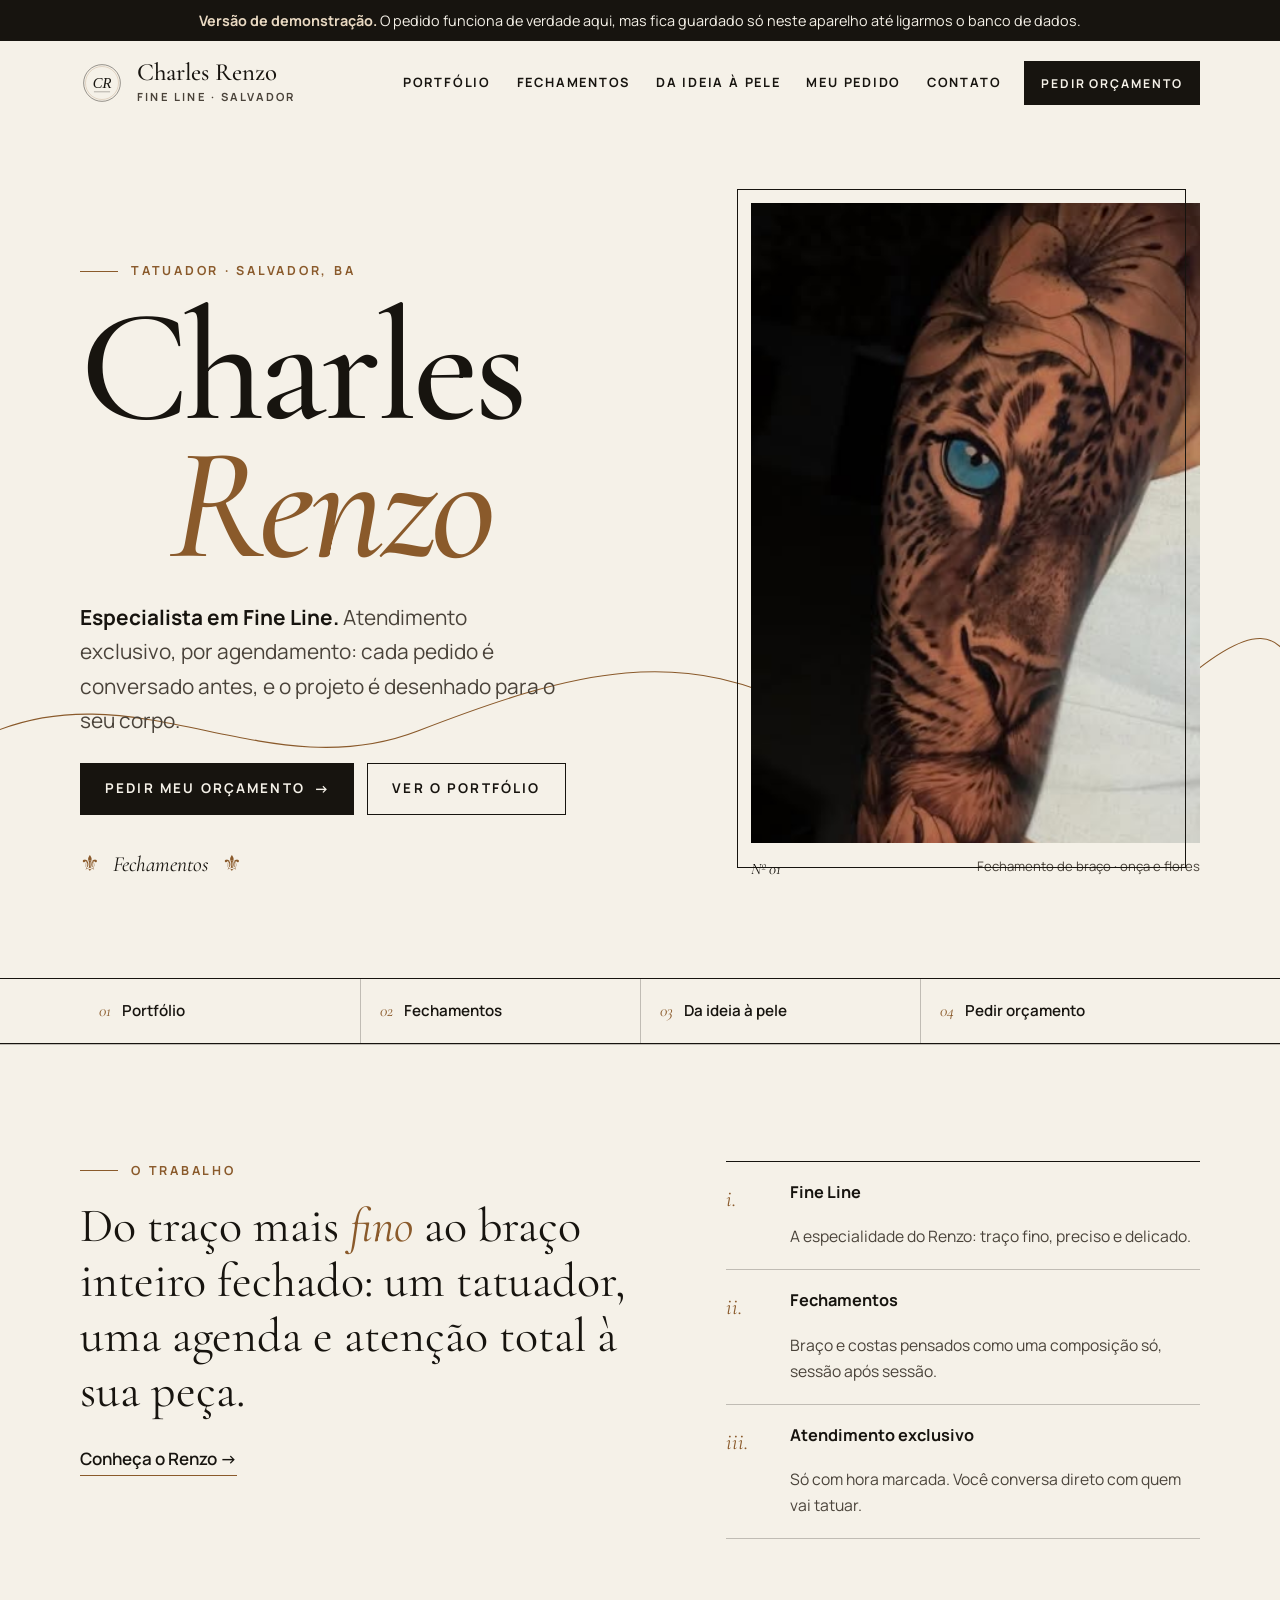
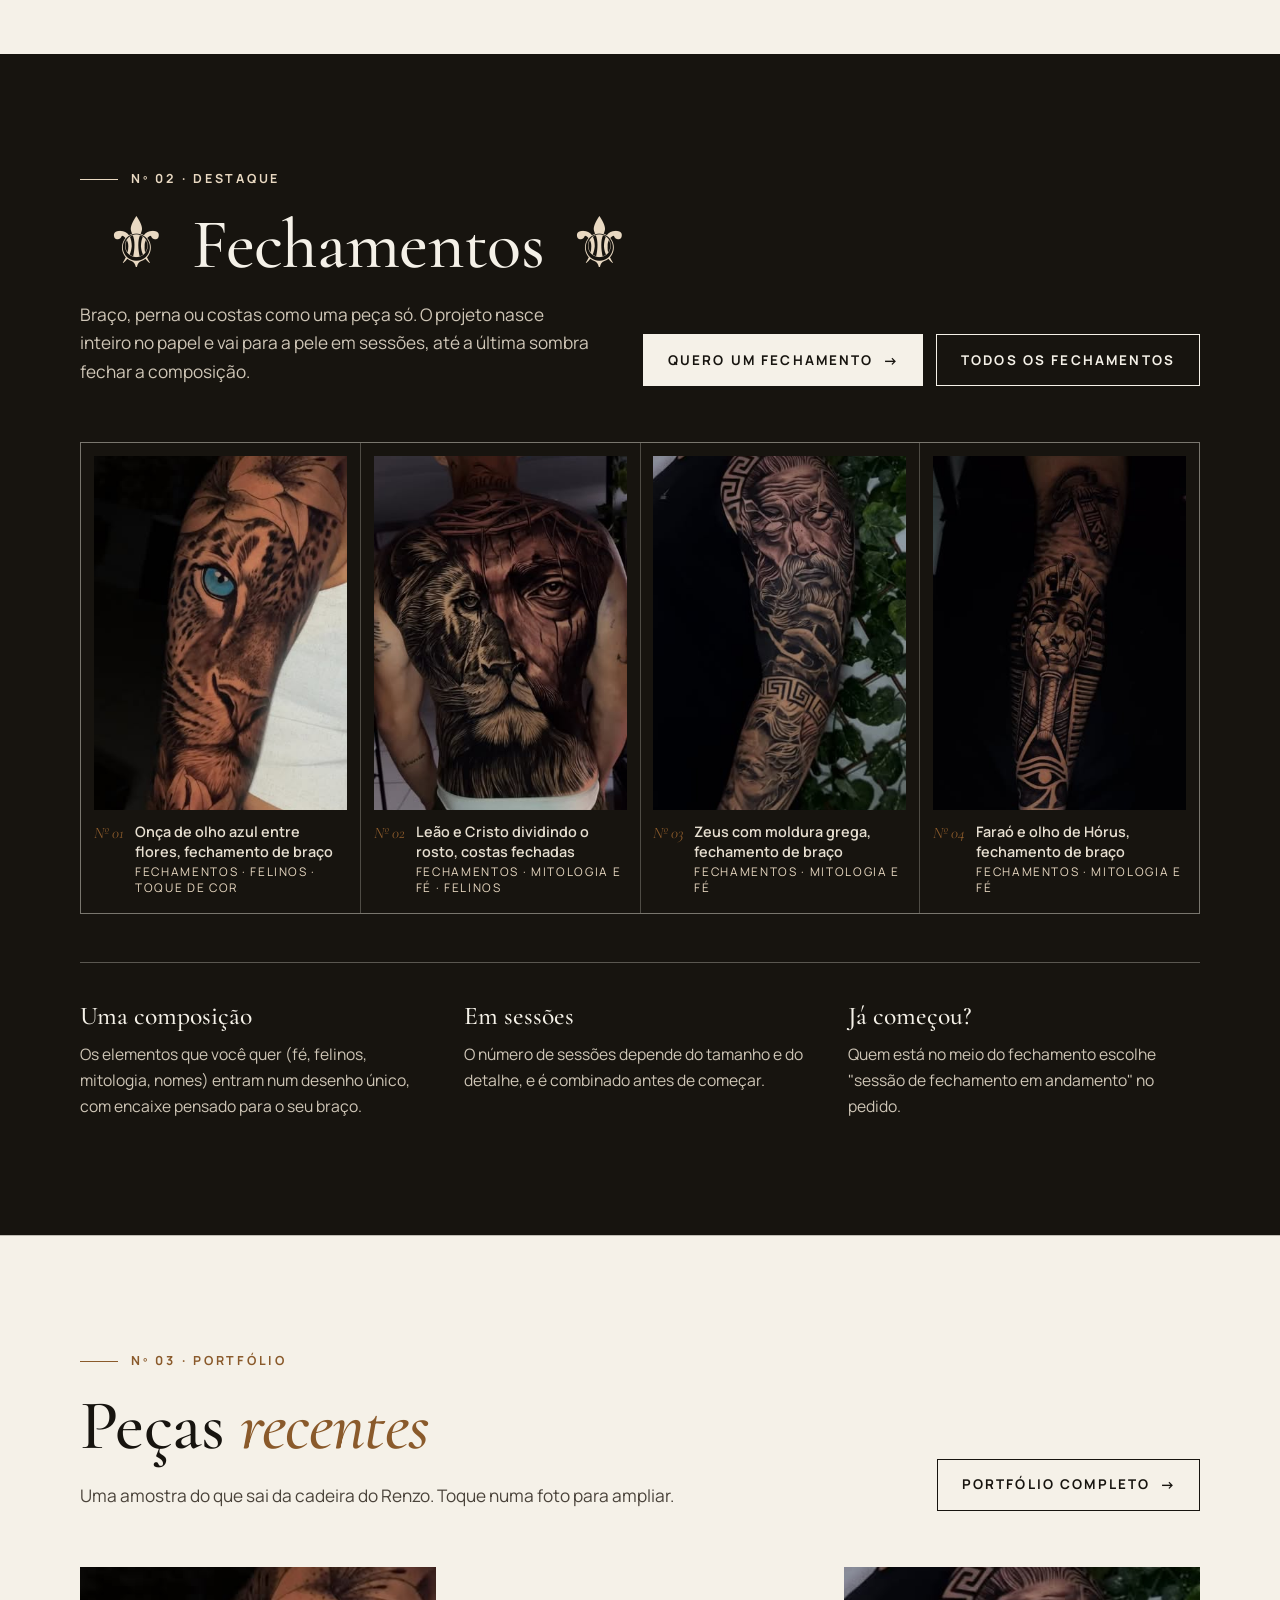
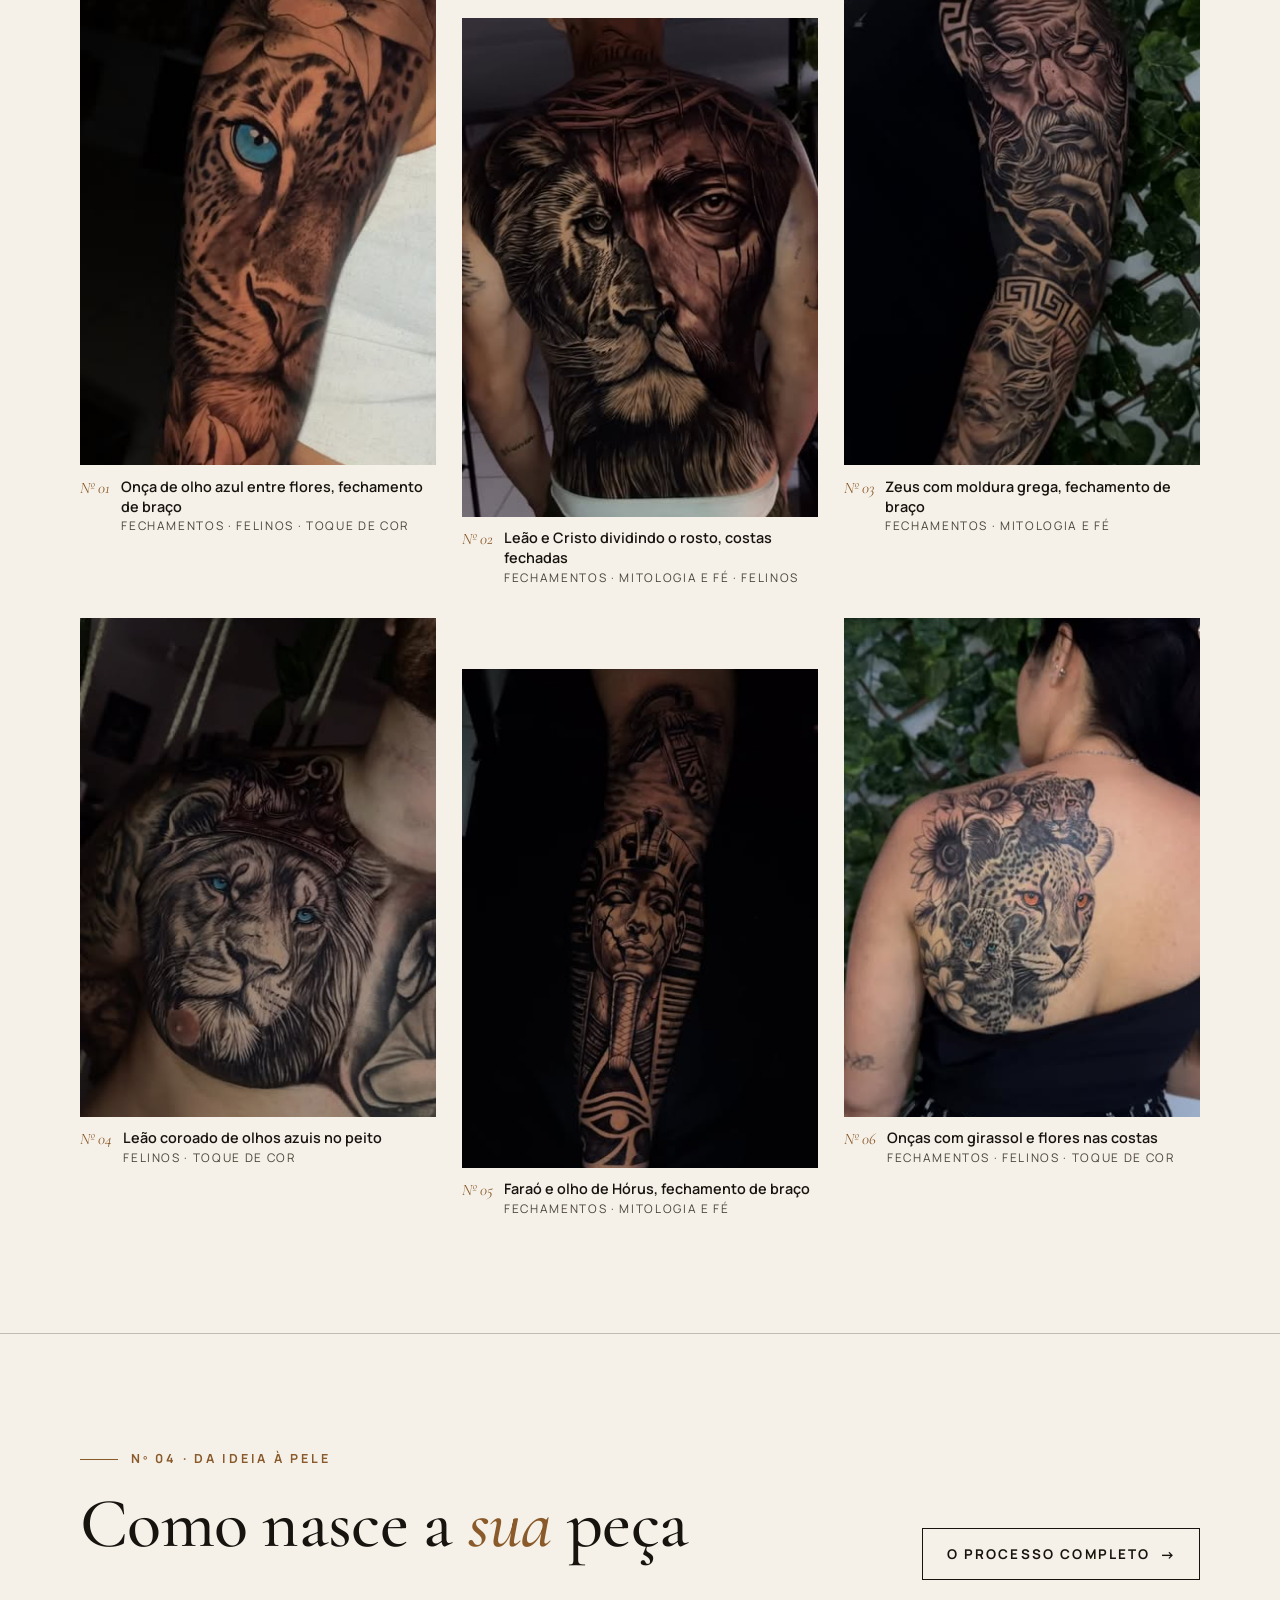
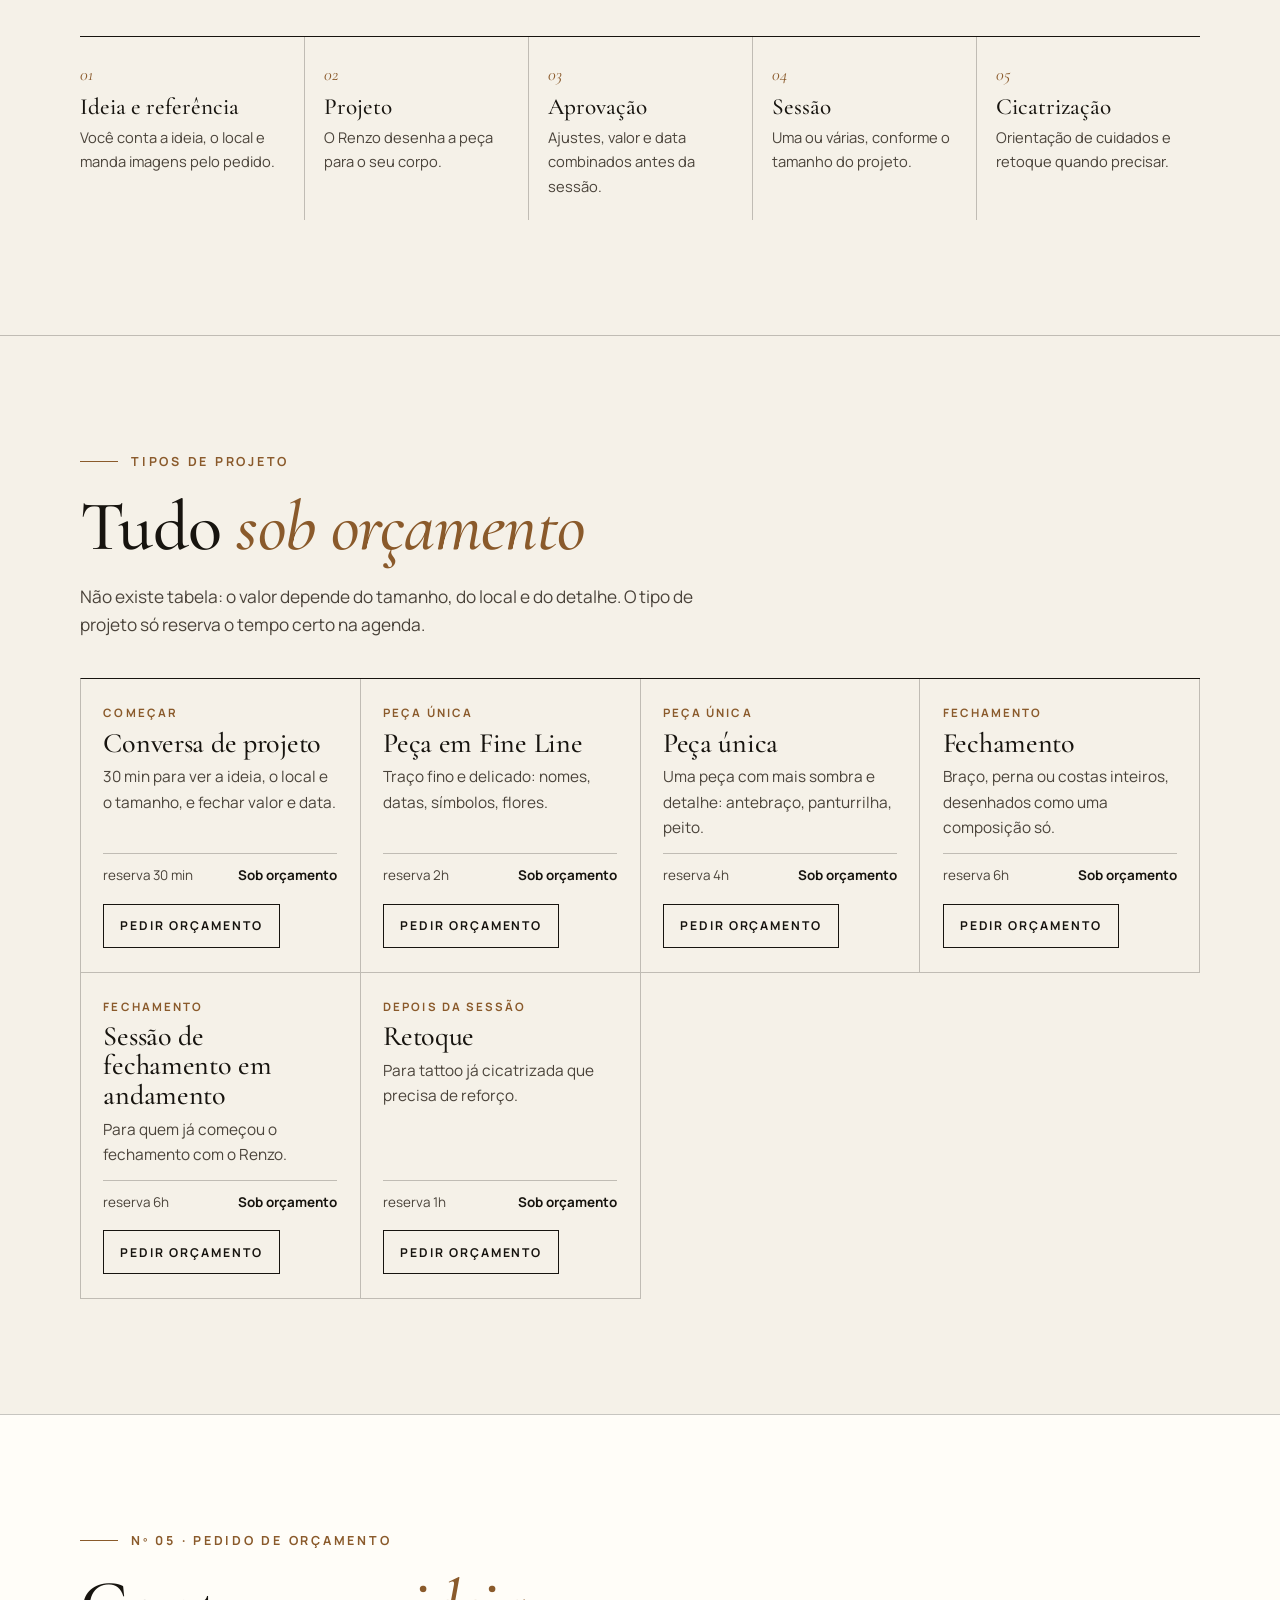
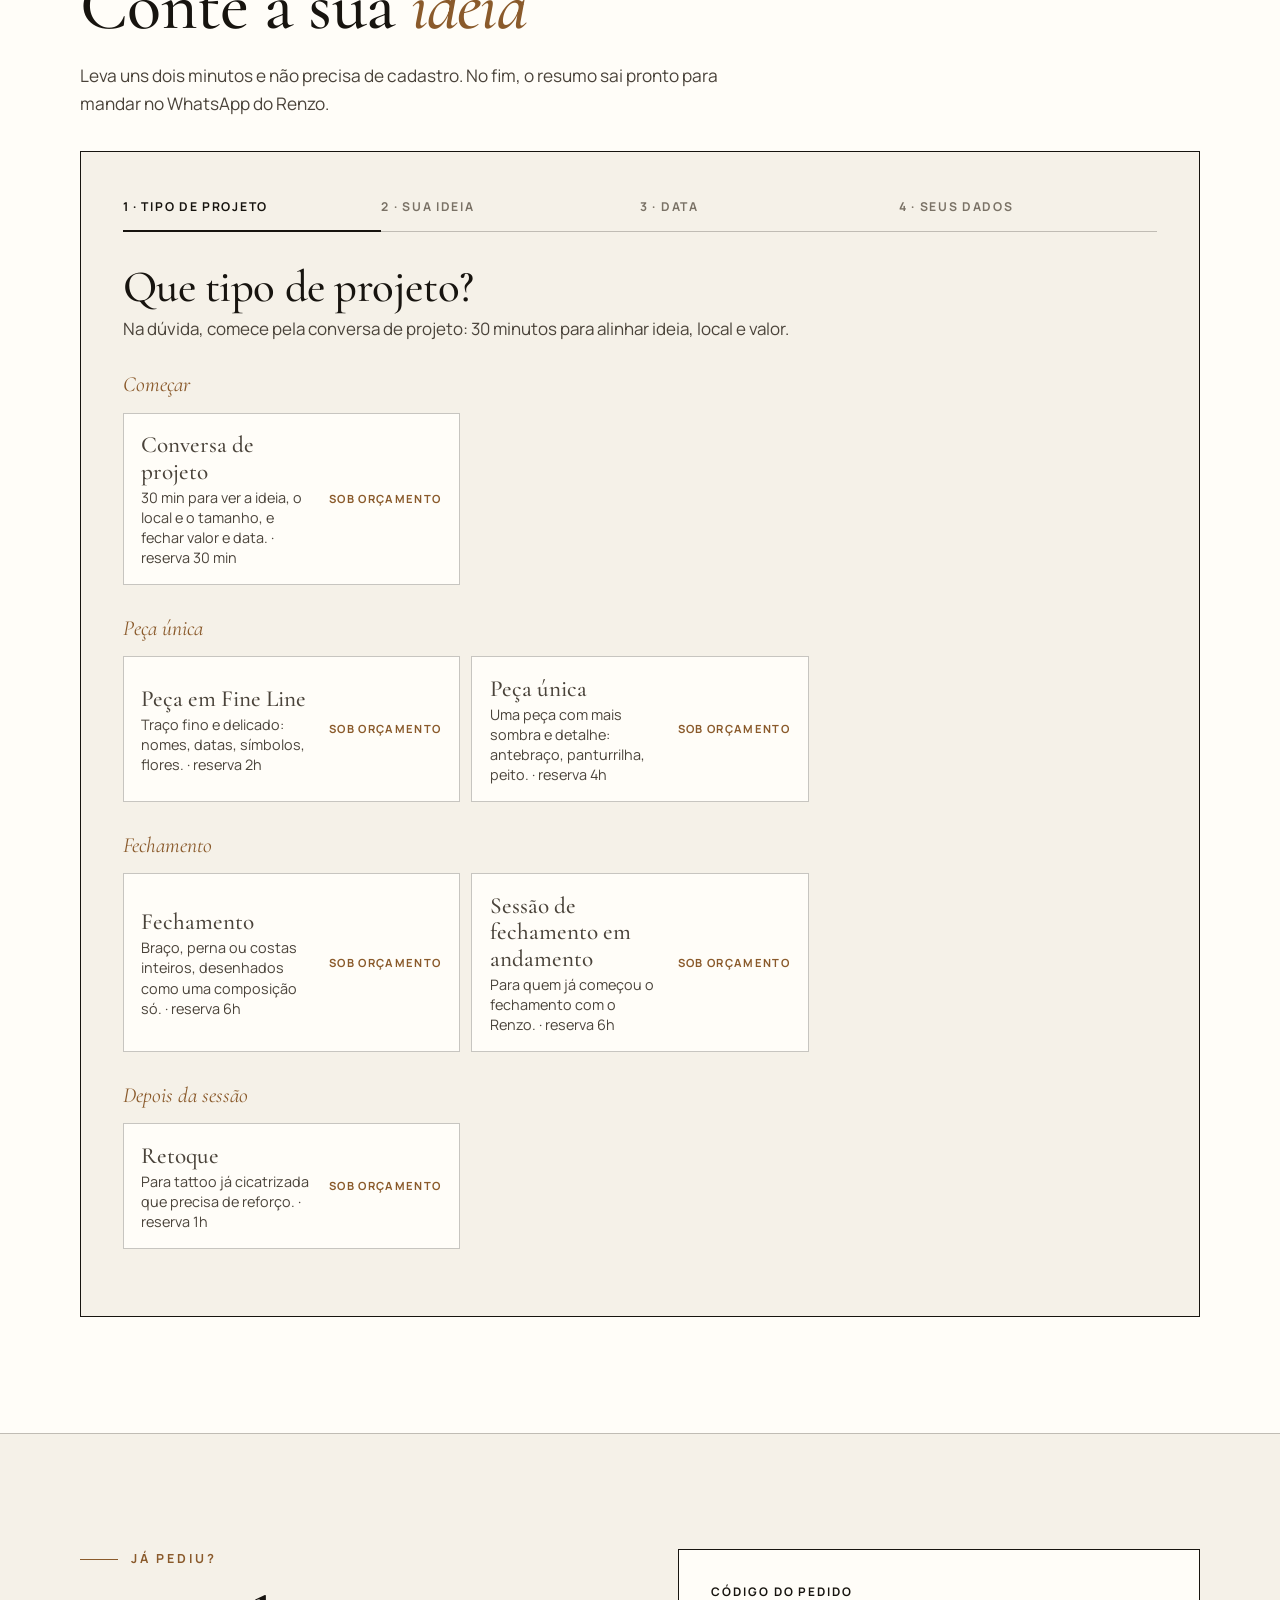
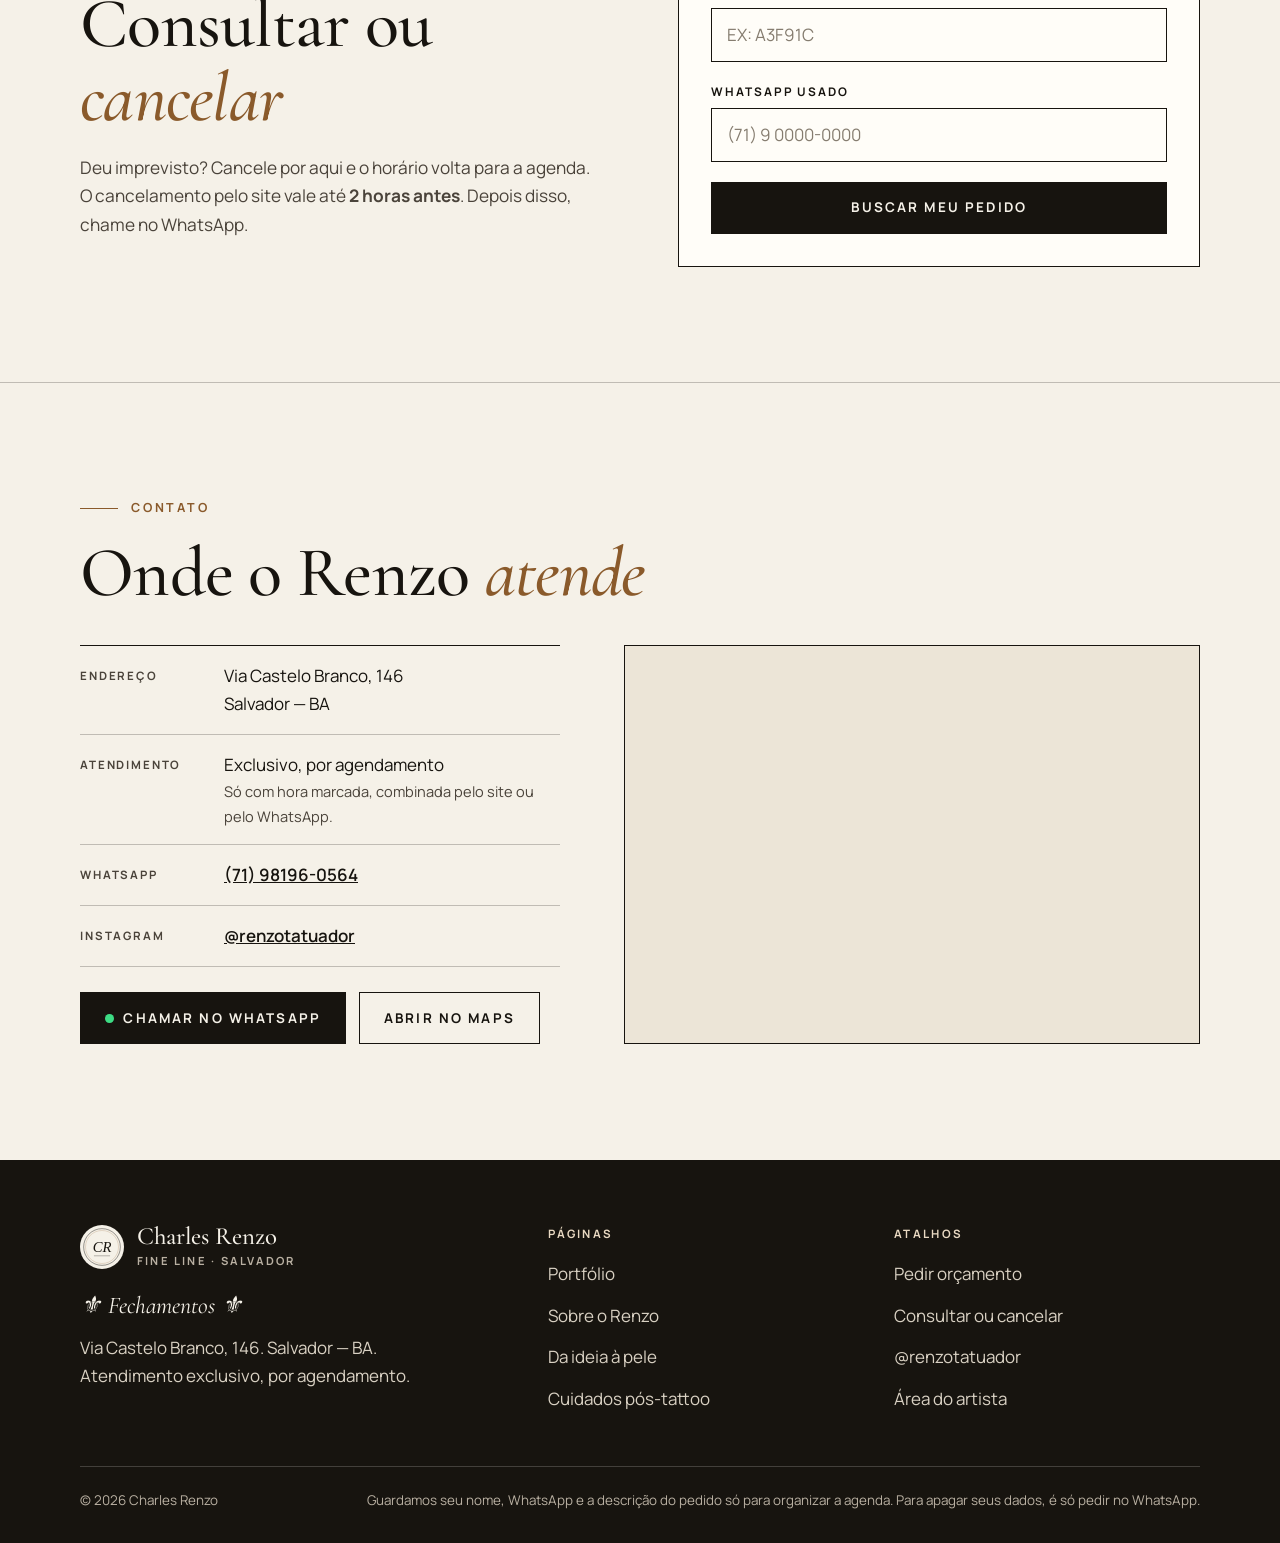
<file: index.html>
<!DOCTYPE html>
<html lang="pt-BR">
<head>
<meta charset="UTF-8">
<meta name="viewport" content="width=device-width, initial-scale=1.0">
<title>Charles Renzo · Tatuador especialista em Fine Line em Salvador</title>
<meta name="description" content="Charles Renzo, tatuador em Salvador, especialista em Fine Line e fechamentos. Atendimento exclusivo, por agendamento, na Via Castelo Branco, 146. Peça seu orçamento pelo site.">
<meta name="theme-color" content="#F5F1E8">
<link rel="icon" href="fotos/marca.svg" type="image/svg+xml">

<meta property="og:type" content="website">
<meta property="og:title" content="Charles Renzo · Fine Line e fechamentos em Salvador">
<meta property="og:description" content="Atendimento exclusivo, por agendamento. Conte sua ideia e receba o orçamento.">
<meta property="og:image" content="fotos/onca-flores-braco.jpg">
<meta property="og:locale" content="pt_BR">

<link rel="preconnect" href="https://fonts.googleapis.com">
<link rel="preconnect" href="https://fonts.gstatic.com" crossorigin>
<link href="https://fonts.googleapis.com/css2?family=Cormorant+Garamond:ital,wght@0,400;0,500;1,400;1,500&family=Manrope:wght@400;500;600;700&display=swap" rel="stylesheet">
<link rel="stylesheet" href="assets/estilo.css?v=20261020132403">

<script type="application/ld+json">
{
  "@context":"https://schema.org",
  "@type":"TattooParlor",
  "name":"Charles Renzo",
  "image":"fotos/onca-flores-braco.jpg",
  "telephone":"+55 71 98196-0564",
  "address":{"@type":"PostalAddress","streetAddress":"Via Castelo Branco, 146","addressLocality":"Salvador","addressRegion":"BA","addressCountry":"BR"},
  "sameAs":["https://www.instagram.com/renzotatuador/"]
}
</script>
</head>
<body>

<div id="faixa-demo" class="faixa-demo" hidden>
  <b>Versão de demonstração.</b> O pedido funciona de verdade aqui, mas fica guardado só neste aparelho até ligarmos o banco de dados.
</div>

<header class="topo">
  <div class="wrap topo-in">
    <a class="marca" href="index.html" aria-label="Charles Renzo, início">
      <img src="fotos/marca.svg" alt="" width="44" height="44">
      <span><b>Charles Renzo</b><small>Fine Line · Salvador</small></span>
    </a>
    <nav class="menu" id="menu" aria-label="Páginas">
      <a href="portfolio.html">Portfólio</a>
      <a href="#fechamentos">Fechamentos</a>
      <a href="processo.html">Da ideia à pele</a>
      <a href="#meu-horario">Meu pedido</a>
      <a href="#contato">Contato</a>
    </nav>
    <a class="btn btn-tinta mini" href="#agendar">Pedir orçamento</a>
    <button class="menu-btn" id="menu-btn" type="button" aria-label="Abrir menu" aria-expanded="false" aria-controls="menu"><span></span></button>
  </div>
</header>

<main>
<!-- ================= CAPA ================= -->
<section class="capa">
  <svg class="traco-capa" viewBox="0 0 1200 180" preserveAspectRatio="none" aria-hidden="true">
    <path d="M0 120 C 140 40, 260 170, 400 110 S 640 20, 760 96 S 980 170, 1080 70 S 1180 40, 1200 60"/>
  </svg>
  <div class="wrap capa-in">
    <div>
      <p class="olho">Tatuador · Salvador, BA</p>
      <h1>Charles <em>Renzo</em></h1>
      <p class="lead"><b>Especialista em Fine Line.</b> Atendimento exclusivo, por agendamento: cada pedido é conversado antes, e o projeto é desenhado para o seu corpo.</p>
      <div class="acoes">
        <a class="btn btn-tinta seta" href="#agendar">Pedir meu orçamento</a>
        <a class="btn" href="portfolio.html">Ver o portfólio</a>
      </div>
      <p class="capa-selo"><i>⚜</i> Fechamentos <i>⚜</i></p>
    </div>
    <figure class="capa-foto">
      <img src="fotos/onca-flores-braco.jpg" alt="Fechamento de braço: onça de olho azul entre flores" width="360" height="640">
      <figcaption><i>Nº 01</i><span>Fechamento de braço · onça e flores</span></figcaption>
    </figure>
  </div>
</section>

<nav class="indice" aria-label="Índice">
  <div class="wrap">
    <ol>
      <li><a href="portfolio.html"><span>01</span><b>Portfólio</b></a></li>
      <li><a href="#fechamentos"><span>02</span><b>Fechamentos</b></a></li>
      <li><a href="processo.html"><span>03</span><b>Da ideia à pele</b></a></li>
      <li><a href="#agendar"><span>04</span><b>Pedir orçamento</b></a></li>
    </ol>
  </div>
</nav>

<!-- ================= MANIFESTO ================= -->
<section class="secao" id="sobre">
  <div class="wrap manifesto">
    <div data-revela>
      <p class="olho">O trabalho</p>
      <p class="grande">Do traço mais <em>fino</em> ao braço inteiro fechado: um tatuador, uma agenda e atenção total à sua peça.</p>
      <div class="acoes"><a class="link-fino" href="portfolio.html#sobre">Conheça o Renzo →</a></div>
    </div>
    <ul class="pilares" data-revela>
      <li><i>i.</i><h3>Fine Line</h3><p>A especialidade do Renzo: traço fino, preciso e delicado.</p></li>
      <li><i>ii.</i><h3>Fechamentos</h3><p>Braço e costas pensados como uma composição só, sessão após sessão.</p></li>
      <li><i>iii.</i><h3>Atendimento exclusivo</h3><p>Só com hora marcada. Você conversa direto com quem vai tatuar.</p></li>
    </ul>
  </div>
</section>

<!-- ================= FECHAMENTOS ================= -->
<section class="secao fechamentos" id="fechamentos">
  <div class="wrap">
    <div class="secao-cab">
      <div>
        <p class="olho">Nº 02 · Destaque</p>
        <h2><i class="flor">⚜</i>Fechamentos<i class="flor">⚜</i></h2>
        <p class="sub">Braço, perna ou costas como uma peça só. O projeto nasce inteiro no papel e vai para a pele em sessões, até a última sombra fechar a composição.</p>
      </div>
      <div class="acoes">
        <a class="btn btn-claro seta" href="?tipo=fechamento#agendar">Quero um fechamento</a>
        <a class="btn" href="portfolio.html?cat=fechamentos">Todos os fechamentos</a>
      </div>
    </div>
    <div class="fech-grade" data-mural data-cat="fechamentos" data-max="4" data-numerada></div>
    <div class="fech-passos">
      <div><b>Uma composição</b><p>Os elementos que você quer (fé, felinos, mitologia, nomes) entram num desenho único, com encaixe pensado para o seu braço.</p></div>
      <div><b>Em sessões</b><p>O número de sessões depende do tamanho e do detalhe, e é combinado antes de começar.</p></div>
      <div><b>Já começou?</b><p>Quem está no meio do fechamento escolhe "sessão de fechamento em andamento" no pedido.</p></div>
    </div>
  </div>
</section>

<!-- ================= PORTFÓLIO ================= -->
<section class="secao" id="portfolio">
  <div class="wrap">
    <div class="secao-cab">
      <div>
        <p class="olho">Nº 03 · Portfólio</p>
        <h2>Peças <em>recentes</em></h2>
        <p class="sub">Uma amostra do que sai da cadeira do Renzo. Toque numa foto para ampliar.</p>
      </div>
      <a class="btn seta" href="portfolio.html">Portfólio completo</a>
    </div>
    <div class="mural" data-mural data-max="6" data-numerada data-revela></div>
  </div>
</section>

<!-- ================= PROCESSO ================= -->
<section class="secao" id="processo">
  <div class="wrap">
    <div class="secao-cab">
      <div>
        <p class="olho">Nº 04 · Da ideia à pele</p>
        <h2>Como nasce a <em>sua</em> peça</h2>
      </div>
      <a class="btn seta" href="processo.html">O processo completo</a>
    </div>
    <ol class="etapas-mini" data-revela>
      <li><i>01</i><b>Ideia e referência</b><p>Você conta a ideia, o local e manda imagens pelo pedido.</p></li>
      <li><i>02</i><b>Projeto</b><p>O Renzo desenha a peça para o seu corpo.</p></li>
      <li><i>03</i><b>Aprovação</b><p>Ajustes, valor e data combinados antes da sessão.</p></li>
      <li><i>04</i><b>Sessão</b><p>Uma ou várias, conforme o tamanho do projeto.</p></li>
      <li><i>05</i><b>Cicatrização</b><p>Orientação de cuidados e retoque quando precisar.</p></li>
    </ol>
  </div>
</section>

<!-- ================= TIPOS ================= -->
<section class="secao" id="tipos-projeto">
  <div class="wrap">
    <p class="olho">Tipos de projeto</p>
    <h2>Tudo <em>sob orçamento</em></h2>
    <p class="sub" style="margin-bottom:2.4rem">Não existe tabela: o valor depende do tamanho, do local e do detalhe. O tipo de projeto só reserva o tempo certo na agenda.</p>
    <div class="tipos" id="tipos"><div class="carregando">Carregando…</div></div>
  </div>
</section>

<!-- ================= PEDIDO ================= -->
<section class="secao agendar" id="agendar">
  <div class="wrap">
    <p class="olho">Nº 05 · Pedido de orçamento</p>
    <h2>Conte a sua <em>ideia</em></h2>
    <p class="sub">Leva uns dois minutos e não precisa de cadastro. No fim, o resumo sai pronto para mandar no WhatsApp do Renzo.</p>

    <div class="painel" id="agendar-app">

      <div class="passos" id="passos">
        <div class="passo" data-estado="atual">1 · Com quem</div>
        <div class="passo" data-estado="aberto">2 · Tipo de projeto</div>
        <div class="passo" data-estado="aberto">3 · Sua ideia</div>
        <div class="passo" data-estado="aberto">4 · Data</div>
        <div class="passo" data-estado="aberto">5 · Seus dados</div>
      </div>

      <div class="escolhas" id="escolhas" hidden></div>

      <!-- 1: some sozinho com um artista só -->
      <div class="etapa" data-etapa="1" data-ativa>
        <h3>Com quem?</h3>
        <div class="lista-barbeiros" id="lista-barbeiros"></div>
      </div>

      <!-- 2 -->
      <div class="etapa" data-etapa="2">
        <h3>Que tipo de projeto?</h3>
        <p class="dica">Na dúvida, comece pela conversa de projeto: 30 minutos para alinhar ideia, local e valor.</p>
        <div id="lista-servicos"></div>
        <div class="acoes"><button class="voltar" type="button" data-voltar="1">← Voltar</button></div>
      </div>

      <!-- 3 -->
      <div class="etapa" data-etapa="3">
        <h3>Sua ideia</h3>
        <p class="dica">Quanto mais detalhe, mais certeiro vem o orçamento.</p>

        <div class="projeto" id="projeto">
          <div class="campos">
            <div id="pj-estilo-box">
              <span class="rotulo-campo">Estilo</span>
              <div class="chips" id="pj-estilo" role="group" aria-label="Estilo"></div>
            </div>
            <div class="campos-2">
              <div class="campo">
                <label for="pj-local">Local do corpo</label>
                <select id="pj-local">
                  <option value="">Escolha</option>
                  <option>Antebraço</option><option>Braço</option><option>Braço inteiro (fechamento)</option><option>Ombro</option>
                  <option>Mão / dedos</option><option>Costas</option><option>Costas inteiras (fechamento)</option><option>Costela</option>
                  <option>Peito</option><option>Barriga</option><option>Quadril</option><option>Coxa</option>
                  <option>Perna / panturrilha</option><option>Perna inteira (fechamento)</option><option>Pé / tornozelo</option>
                  <option>Pescoço / nuca</option><option>Outro</option>
                </select>
              </div>
              <div class="campo">
                <label for="pj-tamanho">Tamanho aproximado</label>
                <select id="pj-tamanho">
                  <option value="">Não sei ainda</option>
                  <option>Até 5 cm</option><option>5 a 10 cm</option><option>10 a 20 cm</option>
                  <option>Mais de 20 cm</option><option>Fechamento (braço, perna ou costas)</option>
                </select>
              </div>
            </div>
            <div class="campo">
              <label for="pj-ideia">Sua ideia</label>
              <textarea id="pj-ideia" maxlength="600" placeholder="Ex: fechar o braço com leão, Cristo e faixa grega, ou um nome em fine line no pulso"></textarea>
            </div>
            <div class="campos-2">
              <div>
                <span class="rotulo-campo">É sua primeira tattoo?</span>
                <div class="chips" data-grupo="primeira" data-rotulo="Primeira tattoo"><button type="button" class="chip" aria-pressed="false">Sim</button><button type="button" class="chip" aria-pressed="false">Não</button></div>
              </div>
              <div>
                <span class="rotulo-campo">Já tem tattoo nessa região?</span>
                <div class="chips" data-grupo="regiao" data-rotulo="Tattoo antiga na região"><button type="button" class="chip" aria-pressed="false">Sim</button><button type="button" class="chip" aria-pressed="false">Não</button></div>
              </div>
            </div>
          </div>
        </div>

        <div id="msg-projeto"></div>
        <div class="acoes">
          <button class="btn btn-tinta seta" id="pj-continuar" type="button">Escolher a data</button>
          <button class="voltar" type="button" data-voltar="2">← Trocar o tipo de projeto</button>
        </div>
      </div>

      <!-- 4 -->
      <div class="etapa" data-etapa="4">
        <h3>Escolha a data</h3>
        <p class="dica">O horário marca o começo do atendimento. A confirmação final vem pelo WhatsApp.</p>
        <div class="fita" id="fita-dias"></div>
        <p class="titulo-dia" id="titulo-dia"></p>
        <div id="caixa-horas"></div>
        <div class="acoes"><button class="voltar" type="button" data-voltar="3">← Voltar</button></div>
      </div>

      <!-- 5 -->
      <div class="etapa" data-etapa="5">
        <h3>Quase lá</h3>
        <p class="dica">Só falta saber com quem o Renzo vai falar.</p>
        <div class="resumo" id="resumo"></div>
        <form id="form-cliente" novalidate>
          <div class="campos">
            <div class="campo">
              <label for="cli-nome">Seu nome</label>
              <input id="cli-nome" name="nome" type="text" autocomplete="name" placeholder="Como te chamam" required>
            </div>
            <div class="campo">
              <label for="cli-tel">WhatsApp</label>
              <input id="cli-tel" name="tel" type="tel" inputmode="numeric" autocomplete="tel" placeholder="(71) 9 0000-0000" required>
              <p class="ajuda">Para o Renzo falar com você sobre o pedido. Não vai para lista de propaganda.</p>
            </div>
            <div class="campo">
              <label for="cli-obs"><span id="cli-obs-rot">Algo mais</span> <small>(opcional)</small></label>
              <textarea id="cli-obs" name="obs" maxlength="240" placeholder="Algo mais que o Renzo precisa saber"></textarea>
            </div>
          </div>
          <div id="msg-form"></div>
          <div class="acoes">
            <button class="btn btn-tinta" id="btn-confirmar" type="submit">Enviar pedido</button>
            <button class="voltar" type="button" data-voltar="4">← Trocar a data</button>
          </div>
        </form>
      </div>

      <!-- 6 -->
      <div class="etapa" data-etapa="6">
        <div class="sucesso">
          <div class="selo-ok" aria-hidden="true">
            <svg width="30" height="30" viewBox="0 0 24 24" fill="none" stroke="currentColor" stroke-width="1.6" stroke-linecap="round" stroke-linejoin="round"><path d="M20 6 9 17l-5-5"/></svg>
          </div>
          <h3>Pedido enviado</h3>
          <p class="com">com <span id="ok-barbeiro"></span></p>
          <p class="dica" id="ok-linha" style="margin:.4rem 0 1rem"></p>
          <p class="rotulo-codigo">Seu código</p>
          <div class="codigo" id="ok-codigo"></div>
          <p class="expl">
            O horário fica reservado. Agora mande o resumo no WhatsApp: o valor é combinado antes da sessão.
            Com esse código você consulta ou cancela até 2 horas antes.
          </p>
          <div class="acoes">
            <a class="btn btn-zap" id="ok-zap" target="_blank" rel="noopener">Mandar resumo</a>
            <button class="btn" id="ok-copiar" type="button">Copiar resumo</button>
            <a class="btn" id="ok-ics">Salvar no calendário</a>
            <button class="btn" id="btn-novo" type="button">Fazer outro pedido</button>
          </div>
          <p class="copiado" id="ok-copiado" aria-live="polite"></p>
        </div>
      </div>

    </div>
  </div>
</section>

<!-- ================= MEU PEDIDO ================= -->
<section class="secao" id="meu-horario">
  <div class="wrap dupla">
    <div>
      <p class="olho">Já pediu?</p>
      <h2>Consultar ou <em>cancelar</em></h2>
      <p class="sub">
        Deu imprevisto? Cancele por aqui e o horário volta para a agenda.
        O cancelamento pelo site vale até <b>2 horas antes</b>. Depois disso, chame no WhatsApp.
      </p>
    </div>
    <div class="cartao">
      <form id="form-consulta">
        <div class="campos">
          <div class="campo">
            <label for="con-codigo">Código do pedido</label>
            <input id="con-codigo" type="text" placeholder="Ex: A3F91C" style="text-transform:uppercase" required>
          </div>
          <div class="campo">
            <label for="con-tel">WhatsApp usado</label>
            <input id="con-tel" type="tel" inputmode="numeric" placeholder="(71) 9 0000-0000" required>
          </div>
          <button class="btn btn-tinta btn-bloco" type="submit">Buscar meu pedido</button>
        </div>
      </form>
      <div id="saida-consulta"></div>
    </div>
  </div>
</section>

<!-- ================= CONTATO ================= -->
<section class="secao" id="contato">
  <div class="wrap">
    <p class="olho">Contato</p>
    <h2>Onde o Renzo <em>atende</em></h2>
    <div class="local-in" style="margin-top:2.2rem">
      <div>
        <div class="info-item"><b class="rot">Endereço</b><span>Via Castelo Branco, 146<br>Salvador — BA</span></div>
        <div class="info-item"><b class="rot">Atendimento</b><span>Exclusivo, por agendamento<small>Só com hora marcada, combinada pelo site ou pelo WhatsApp.</small></span></div>
        <div class="info-item"><b class="rot">WhatsApp</b><a data-zap="Oi, Renzo! Vim pelo site e queria um orçamento." href="#"><span data-zap-visivel>WhatsApp</span></a></div>
        <div class="info-item"><b class="rot">Instagram</b><a href="https://www.instagram.com/renzotatuador/" target="_blank" rel="noopener">@renzotatuador</a></div>
        <div class="acoes">
          <a class="btn btn-zap" data-zap="Oi, Renzo! Vim pelo site e queria um orçamento." href="#">Chamar no WhatsApp</a>
          <a class="btn" href="https://www.google.com/maps/search/?api=1&amp;query=Via+Castelo+Branco%2C+146%2C+Salvador+BA" target="_blank" rel="noopener">Abrir no Maps</a>
        </div>
      </div>
      <div class="mapa" id="mapa"></div>
    </div>
  </div>
</section>
</main>

<footer class="rodape">
  <div class="wrap">
    <div class="rodape-in">
      <div style="max-width:24rem">
        <a class="marca" href="index.html">
          <img src="fotos/marca.svg" alt="" width="44" height="44">
          <span><b>Charles Renzo</b><small>Fine Line · Salvador</small></span>
        </a>
        <p class="rodape-assina">⚜ Fechamentos ⚜</p>
        <p>Via Castelo Branco, 146. Salvador — BA. Atendimento exclusivo, por agendamento.</p>
      </div>
      <div>
        <b class="rodape-titulo">Páginas</b>
        <ul class="rodape-links">
          <li><a href="portfolio.html">Portfólio</a></li>
          <li><a href="portfolio.html#sobre">Sobre o Renzo</a></li>
          <li><a href="processo.html">Da ideia à pele</a></li>
          <li><a href="processo.html#cuidados">Cuidados pós-tattoo</a></li>
        </ul>
      </div>
      <div>
        <b class="rodape-titulo">Atalhos</b>
        <ul class="rodape-links">
          <li><a href="#agendar">Pedir orçamento</a></li>
          <li><a href="#meu-horario">Consultar ou cancelar</a></li>
          <li><a href="https://www.instagram.com/renzotatuador/" target="_blank" rel="noopener">@renzotatuador</a></li>
          <li><a href="admin.html">Área do artista</a></li>
        </ul>
      </div>
    </div>
    <div class="creditos">
      <span>© <span id="ano"></span> Charles Renzo</span>
      <span>Guardamos seu nome, WhatsApp e a descrição do pedido só para organizar a agenda. Para apagar seus dados, é só pedir no WhatsApp.</span>
    </div>
  </div>
</footer>

<a class="flutua some" href="#agendar">Pedir orçamento</a>

<script src="assets/config.js?v=20261020132403"></script>
<script src="assets/demo.js?v=20261020132403"></script>
<script src="assets/site.js?v=20261020132403"></script>
<script src="assets/tattoo.js?v=20261020132403"></script>
<script src="assets/agenda.js?v=20261020132403"></script>
</body>
</html>
</file>
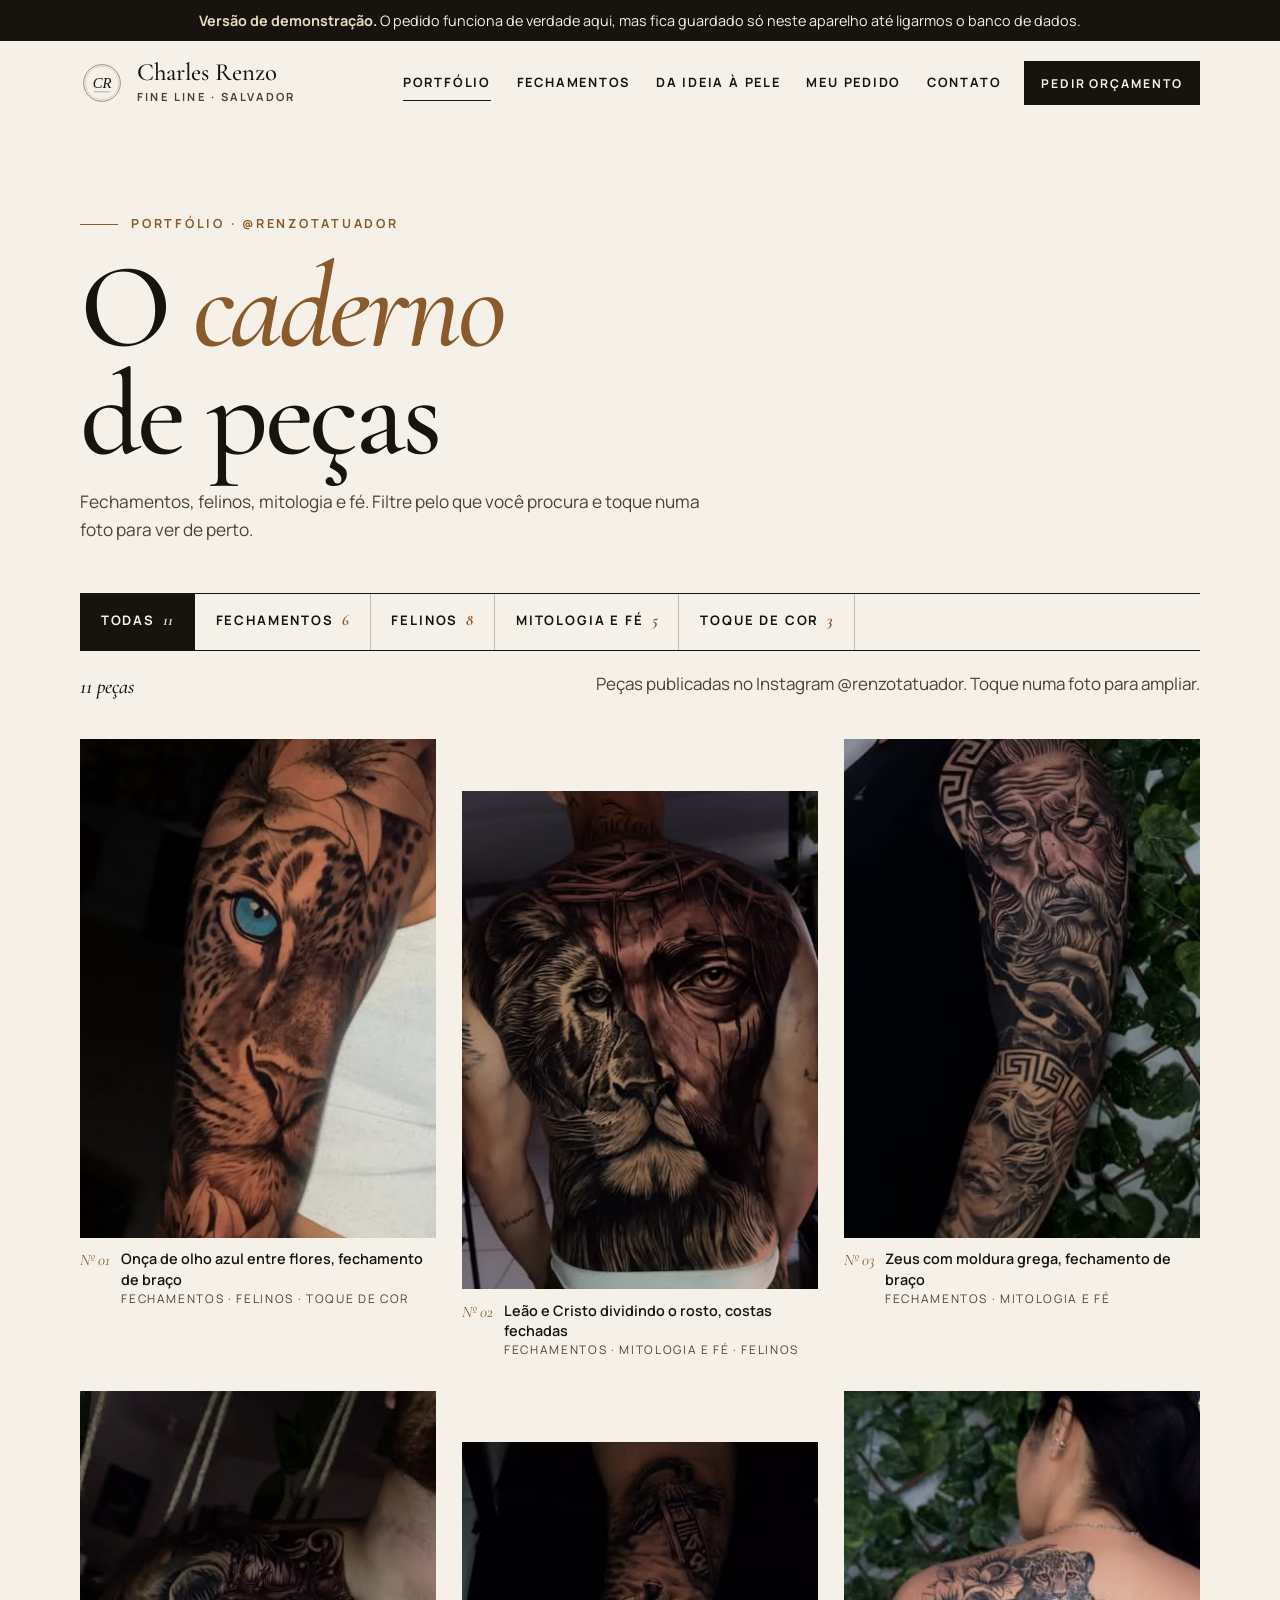
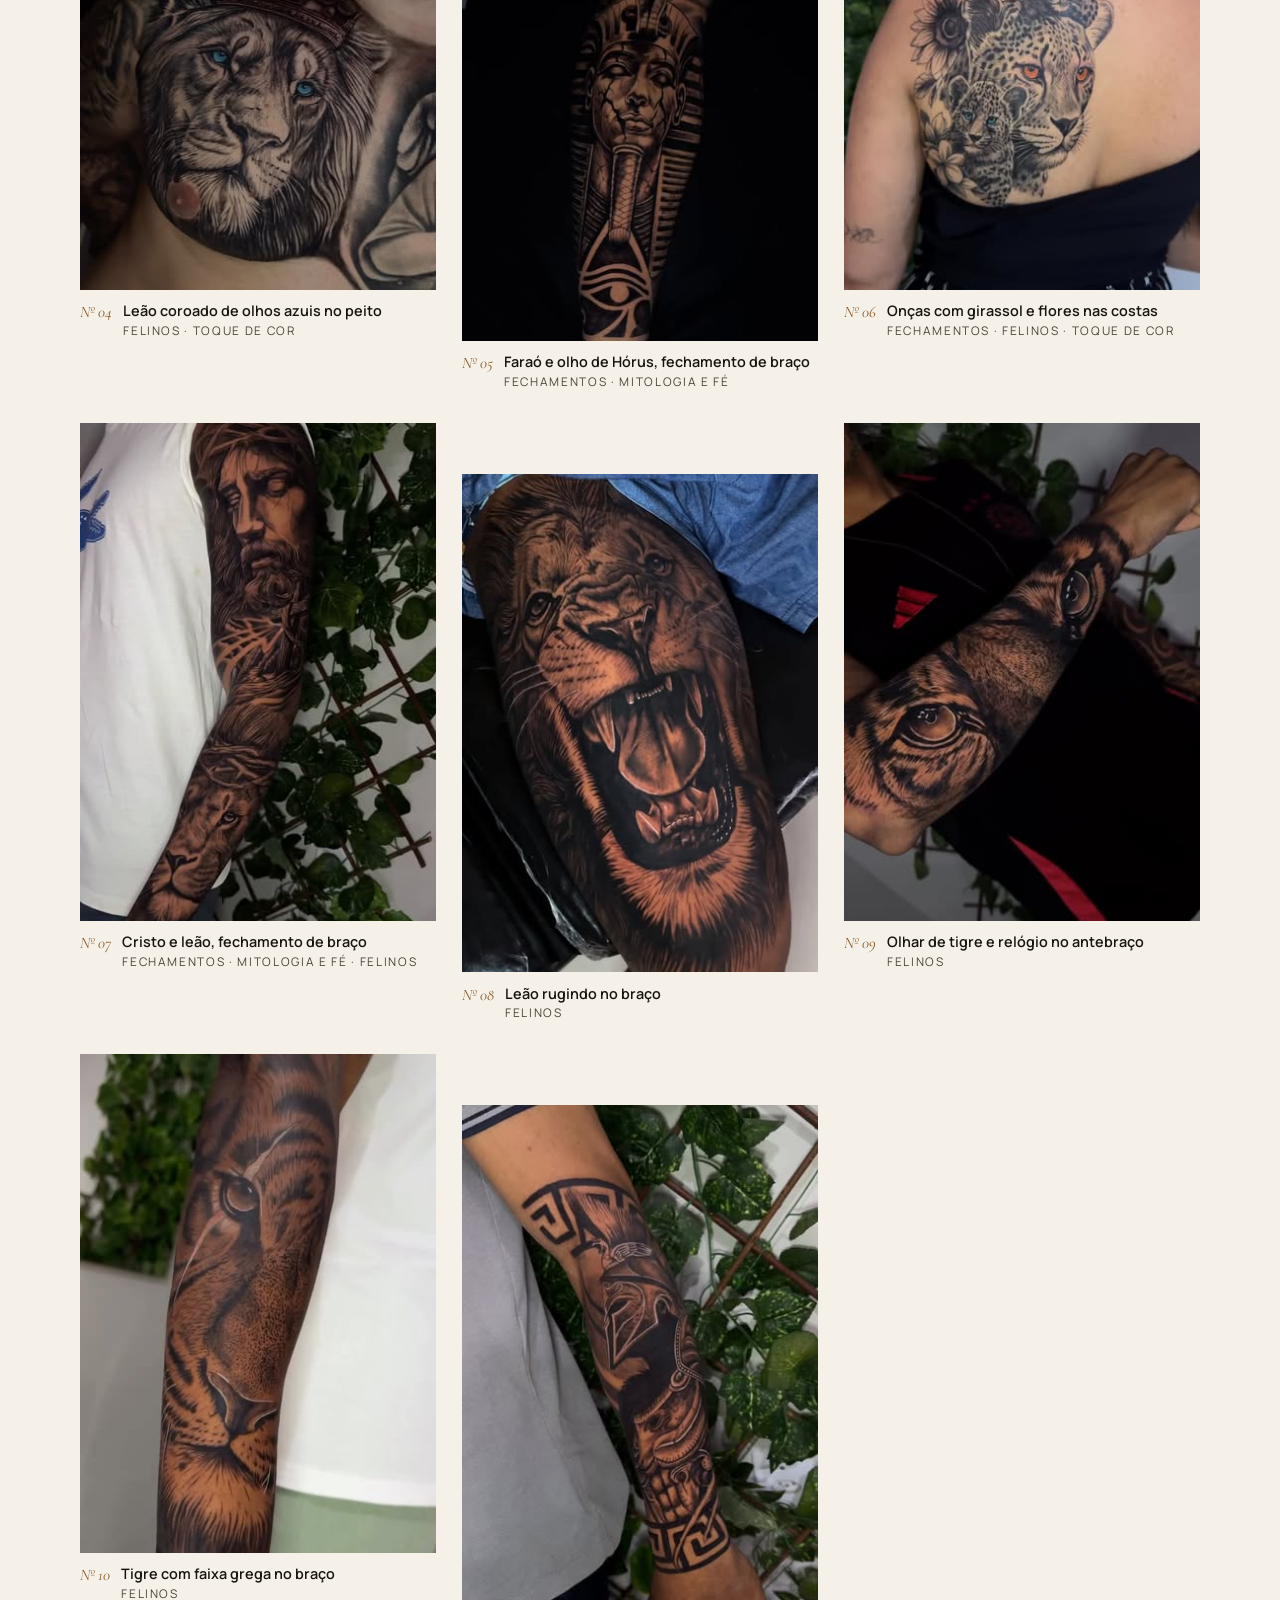
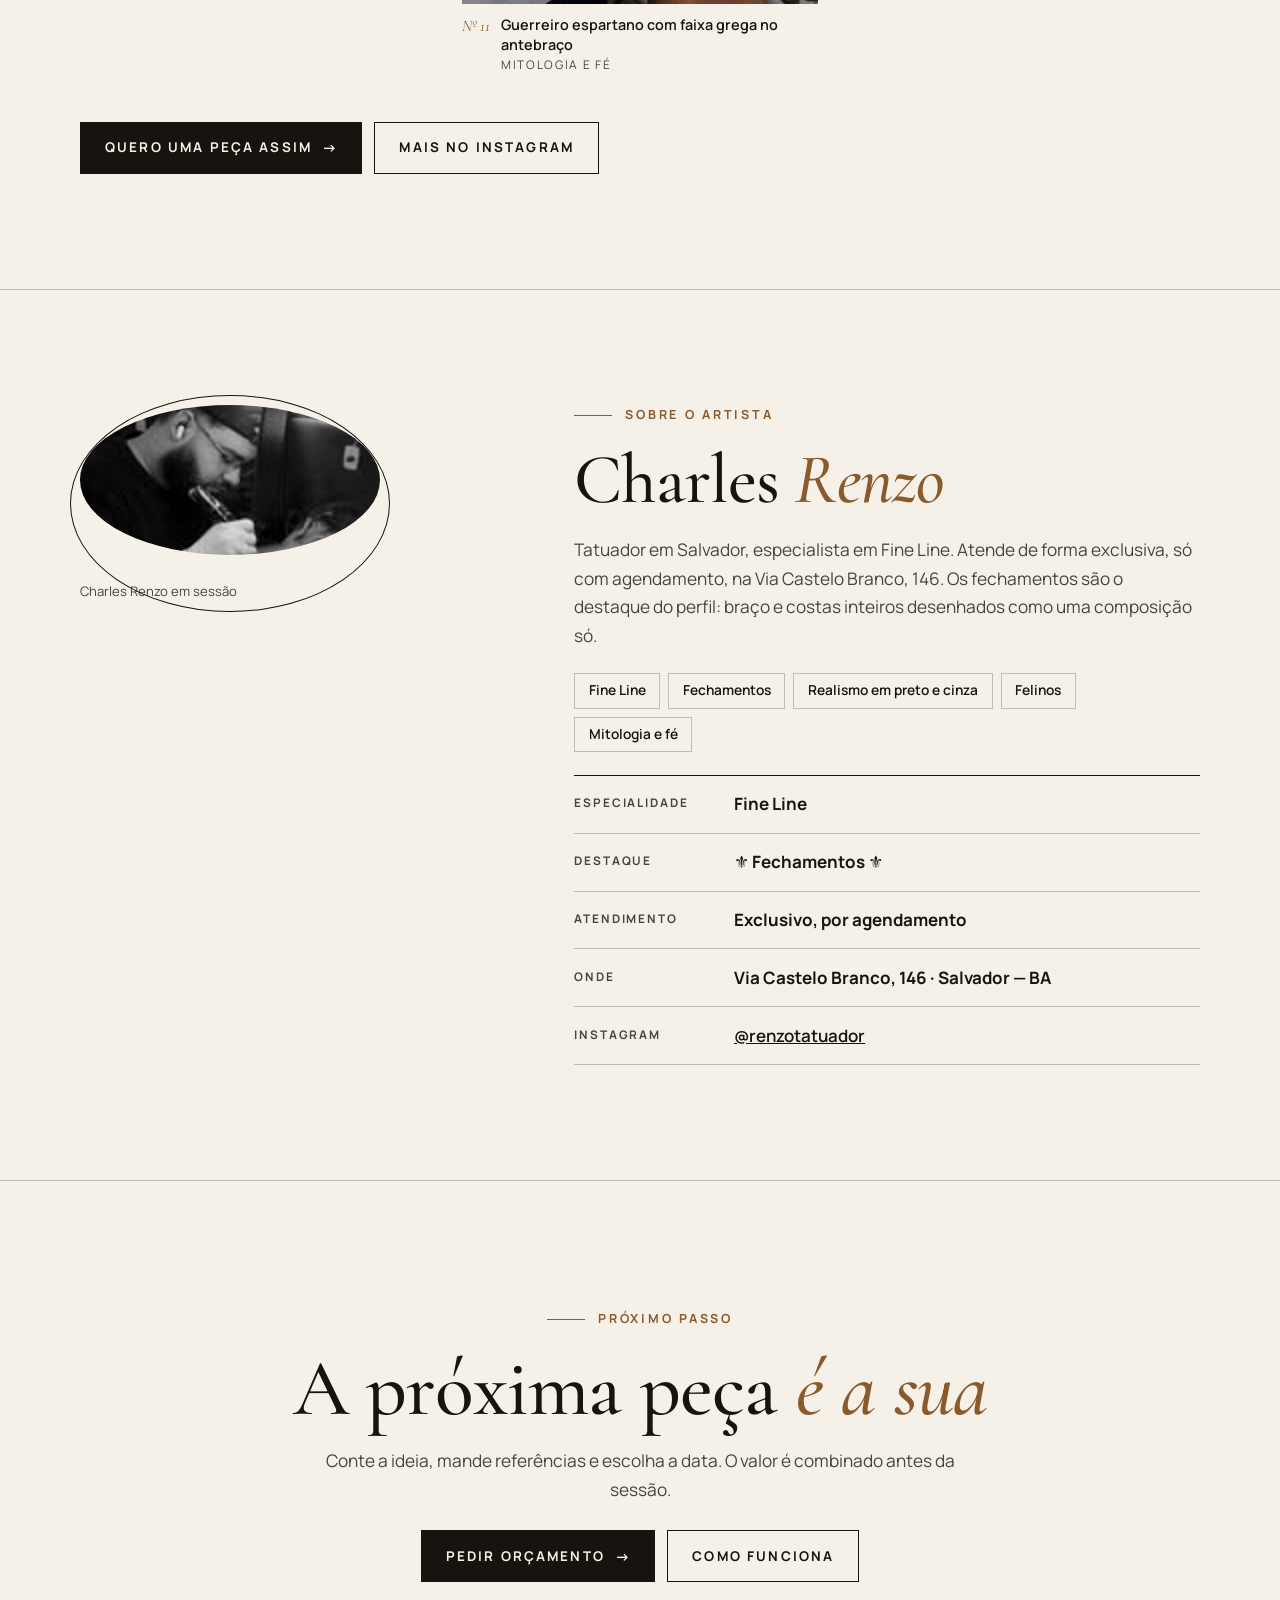
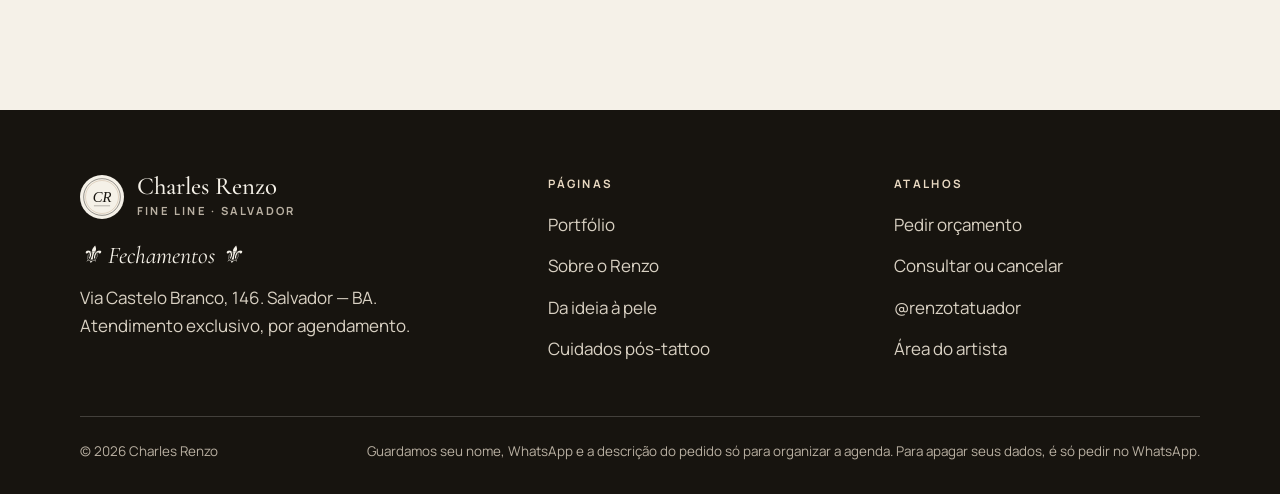
<file: portfolio.html>
<!DOCTYPE html>
<html lang="pt-BR">
<head>
<meta charset="UTF-8">
<meta name="viewport" content="width=device-width, initial-scale=1.0">
<title>Portfólio · Charles Renzo</title>
<meta name="description" content="Portfólio de Charles Renzo, tatuador em Salvador: fechamentos, felinos, mitologia e fé. Especialista em Fine Line.">
<meta name="theme-color" content="#F5F1E8">
<link rel="icon" href="fotos/marca.svg" type="image/svg+xml">

<meta property="og:type" content="website">
<meta property="og:title" content="Charles Renzo · Fine Line e fechamentos em Salvador">
<meta property="og:description" content="Atendimento exclusivo, por agendamento. Conte sua ideia e receba o orçamento.">
<meta property="og:image" content="fotos/onca-flores-braco.jpg">
<meta property="og:locale" content="pt_BR">

<link rel="preconnect" href="https://fonts.googleapis.com">
<link rel="preconnect" href="https://fonts.gstatic.com" crossorigin>
<link href="https://fonts.googleapis.com/css2?family=Cormorant+Garamond:ital,wght@0,400;0,500;1,400;1,500&family=Manrope:wght@400;500;600;700&display=swap" rel="stylesheet">
<link rel="stylesheet" href="assets/estilo.css?v=20261020132403">

</head>
<body>

<div id="faixa-demo" class="faixa-demo" hidden>
  <b>Versão de demonstração.</b> O pedido funciona de verdade aqui, mas fica guardado só neste aparelho até ligarmos o banco de dados.
</div>

<header class="topo">
  <div class="wrap topo-in">
    <a class="marca" href="index.html" aria-label="Charles Renzo, início">
      <img src="fotos/marca.svg" alt="" width="44" height="44">
      <span><b>Charles Renzo</b><small>Fine Line · Salvador</small></span>
    </a>
    <nav class="menu" id="menu" aria-label="Páginas">
      <a href="portfolio.html" aria-current="page">Portfólio</a>
      <a href="index.html#fechamentos">Fechamentos</a>
      <a href="processo.html">Da ideia à pele</a>
      <a href="index.html#meu-horario">Meu pedido</a>
      <a href="index.html#contato">Contato</a>
    </nav>
    <a class="btn btn-tinta mini" href="index.html#agendar">Pedir orçamento</a>
    <button class="menu-btn" id="menu-btn" type="button" aria-label="Abrir menu" aria-expanded="false" aria-controls="menu"><span></span></button>
  </div>
</header>

<main>
<section class="pg-capa">
  <div class="wrap">
    <p class="olho">Portfólio · @renzotatuador</p>
    <h1>O <em>caderno</em><br>de peças</h1>
    <p class="sub">Fechamentos, felinos, mitologia e fé. Filtre pelo que você procura e toque numa foto para ver de perto.</p>
  </div>
</section>

<section class="secao" style="border-top:none;padding-top:0">
  <div class="wrap">
    <div class="filtros" id="port-filtros" role="group" aria-label="Filtrar por categoria"></div>
    <div class="port-info"><b id="port-contagem"></b><span id="port-cat-desc"></span></div>
    <div class="mural" id="port-grade"></div>
    <div class="acoes" style="margin-top:3rem">
      <a class="btn btn-tinta seta" href="index.html#agendar">Quero uma peça assim</a>
      <a class="btn" href="https://www.instagram.com/renzotatuador/" target="_blank" rel="noopener">Mais no Instagram</a>
    </div>
  </div>
</section>

<section class="secao" id="sobre">
  <div class="wrap sobre-art">
    <figure class="sobre-retrato" data-revela>
      <img src="fotos/renzo-perfil.jpg" alt="Charles Renzo tatuando" width="150" height="150">
      <figcaption>Charles Renzo em sessão</figcaption>
    </figure>
    <div data-revela>
      <p class="olho">Sobre o artista</p>
      <h2>Charles <em>Renzo</em></h2>
      <p class="sub">Tatuador em Salvador, especialista em Fine Line. Atende de forma exclusiva, só com agendamento, na Via Castelo Branco, 146. Os fechamentos são o destaque do perfil: braço e costas inteiros desenhados como uma composição só.</p>
      <div class="estilos" aria-label="Especialidades">
        <span>Fine Line</span><span>Fechamentos</span><span>Realismo em preto e cinza</span><span>Felinos</span><span>Mitologia e fé</span>
      </div>
      <ul class="ficha">
        <li><span>Especialidade</span><b>Fine Line</b></li>
        <li><span>Destaque</span><b>⚜ Fechamentos ⚜</b></li>
        <li><span>Atendimento</span><b>Exclusivo, por agendamento</b></li>
        <li><span>Onde</span><b>Via Castelo Branco, 146 · Salvador — BA</b></li>
        <li><span>Instagram</span><a href="https://www.instagram.com/renzotatuador/" target="_blank" rel="noopener">@renzotatuador</a></li>
      </ul>
    </div>
  </div>
</section>

<section class="cta-final">
  <div class="wrap">
    <p class="olho" style="justify-content:center">Próximo passo</p>
    <h2>A próxima peça <em>é a sua</em></h2>
    <p class="sub">Conte a ideia, mande referências e escolha a data. O valor é combinado antes da sessão.</p>
    <div class="acoes">
      <a class="btn btn-tinta seta" href="index.html#agendar">Pedir orçamento</a>
      <a class="btn" href="processo.html">Como funciona</a>
    </div>
  </div>
</section>

</main>

<footer class="rodape">
  <div class="wrap">
    <div class="rodape-in">
      <div style="max-width:24rem">
        <a class="marca" href="index.html">
          <img src="fotos/marca.svg" alt="" width="44" height="44">
          <span><b>Charles Renzo</b><small>Fine Line · Salvador</small></span>
        </a>
        <p class="rodape-assina">⚜ Fechamentos ⚜</p>
        <p>Via Castelo Branco, 146. Salvador — BA. Atendimento exclusivo, por agendamento.</p>
      </div>
      <div>
        <b class="rodape-titulo">Páginas</b>
        <ul class="rodape-links">
          <li><a href="portfolio.html">Portfólio</a></li>
          <li><a href="portfolio.html#sobre">Sobre o Renzo</a></li>
          <li><a href="processo.html">Da ideia à pele</a></li>
          <li><a href="processo.html#cuidados">Cuidados pós-tattoo</a></li>
        </ul>
      </div>
      <div>
        <b class="rodape-titulo">Atalhos</b>
        <ul class="rodape-links">
          <li><a href="index.html#agendar">Pedir orçamento</a></li>
          <li><a href="index.html#meu-horario">Consultar ou cancelar</a></li>
          <li><a href="https://www.instagram.com/renzotatuador/" target="_blank" rel="noopener">@renzotatuador</a></li>
          <li><a href="admin.html">Área do artista</a></li>
        </ul>
      </div>
    </div>
    <div class="creditos">
      <span>© <span id="ano"></span> Charles Renzo</span>
      <span>Guardamos seu nome, WhatsApp e a descrição do pedido só para organizar a agenda. Para apagar seus dados, é só pedir no WhatsApp.</span>
    </div>
  </div>
</footer>

<a class="flutua some" href="index.html#agendar">Pedir orçamento</a>

<script src="assets/config.js?v=20261020132403"></script>
<script src="assets/site.js?v=20261020132403"></script>
</body>
</html>
</file>
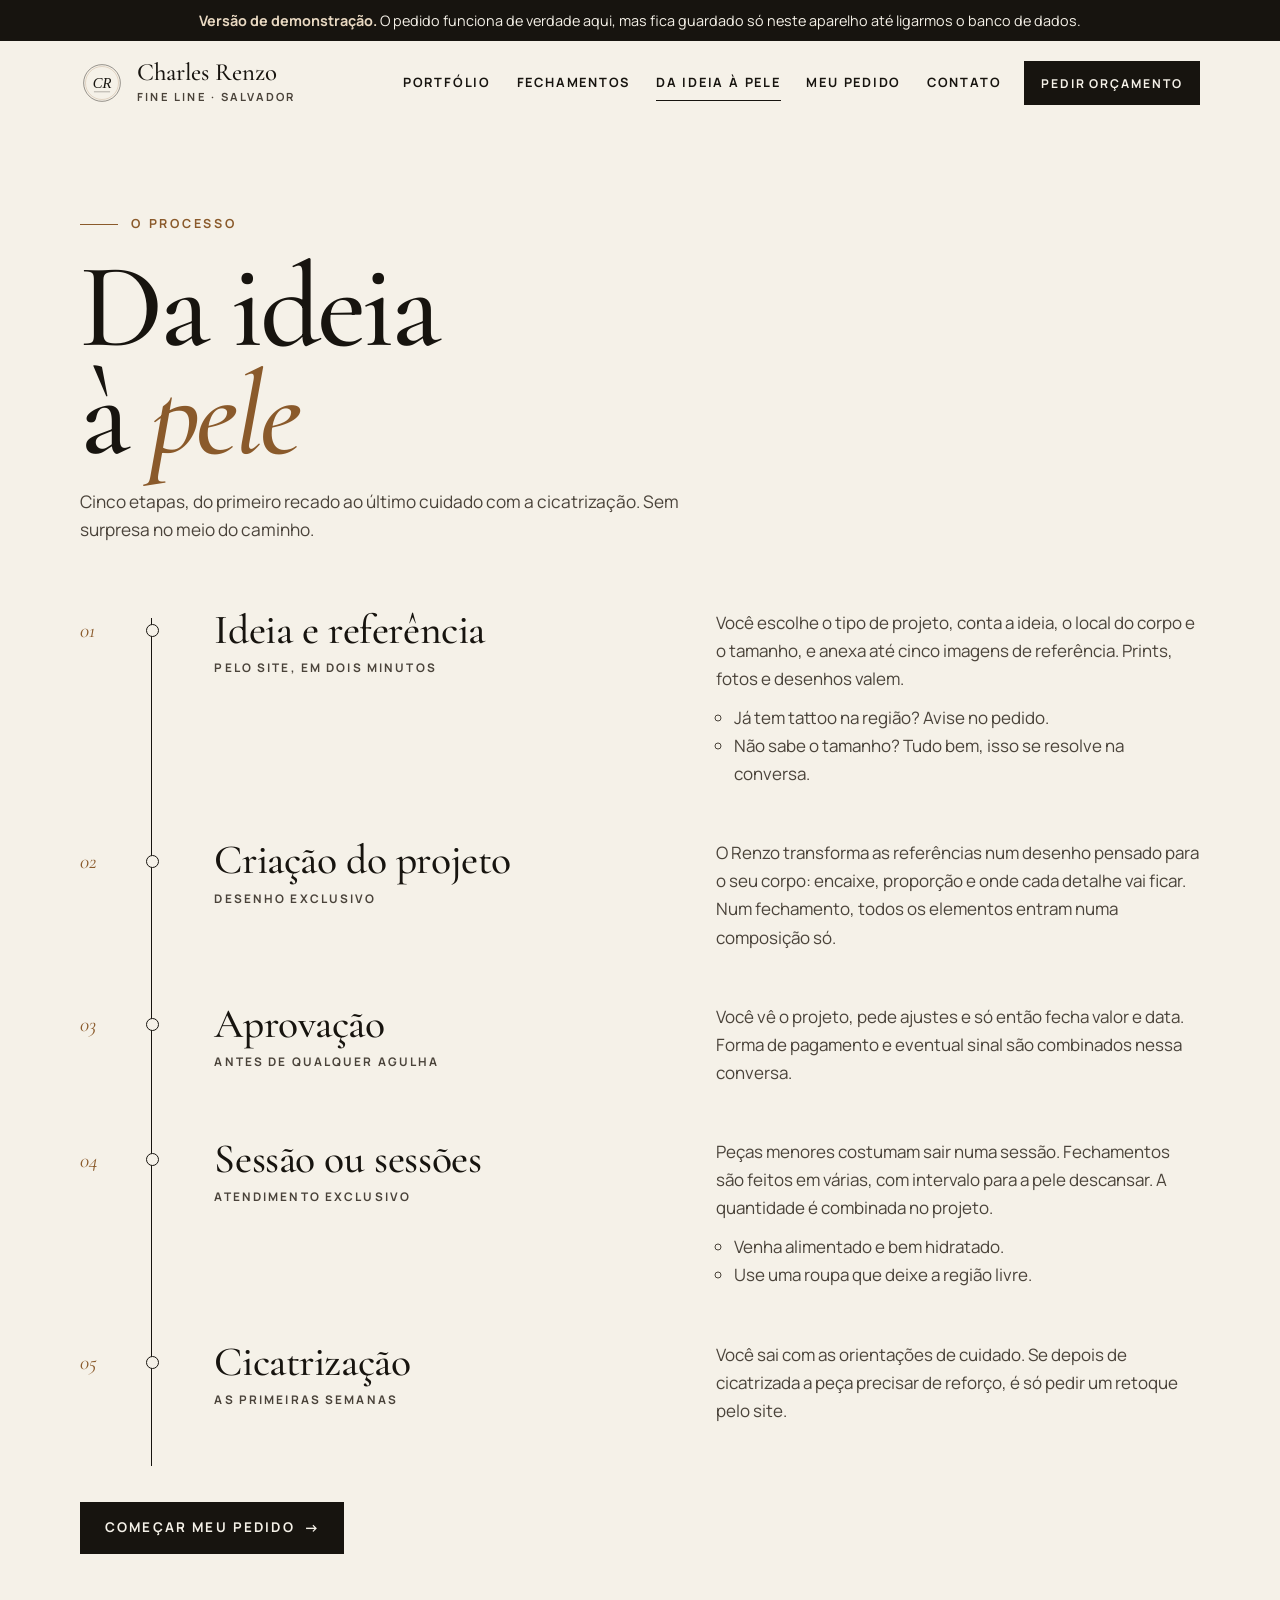
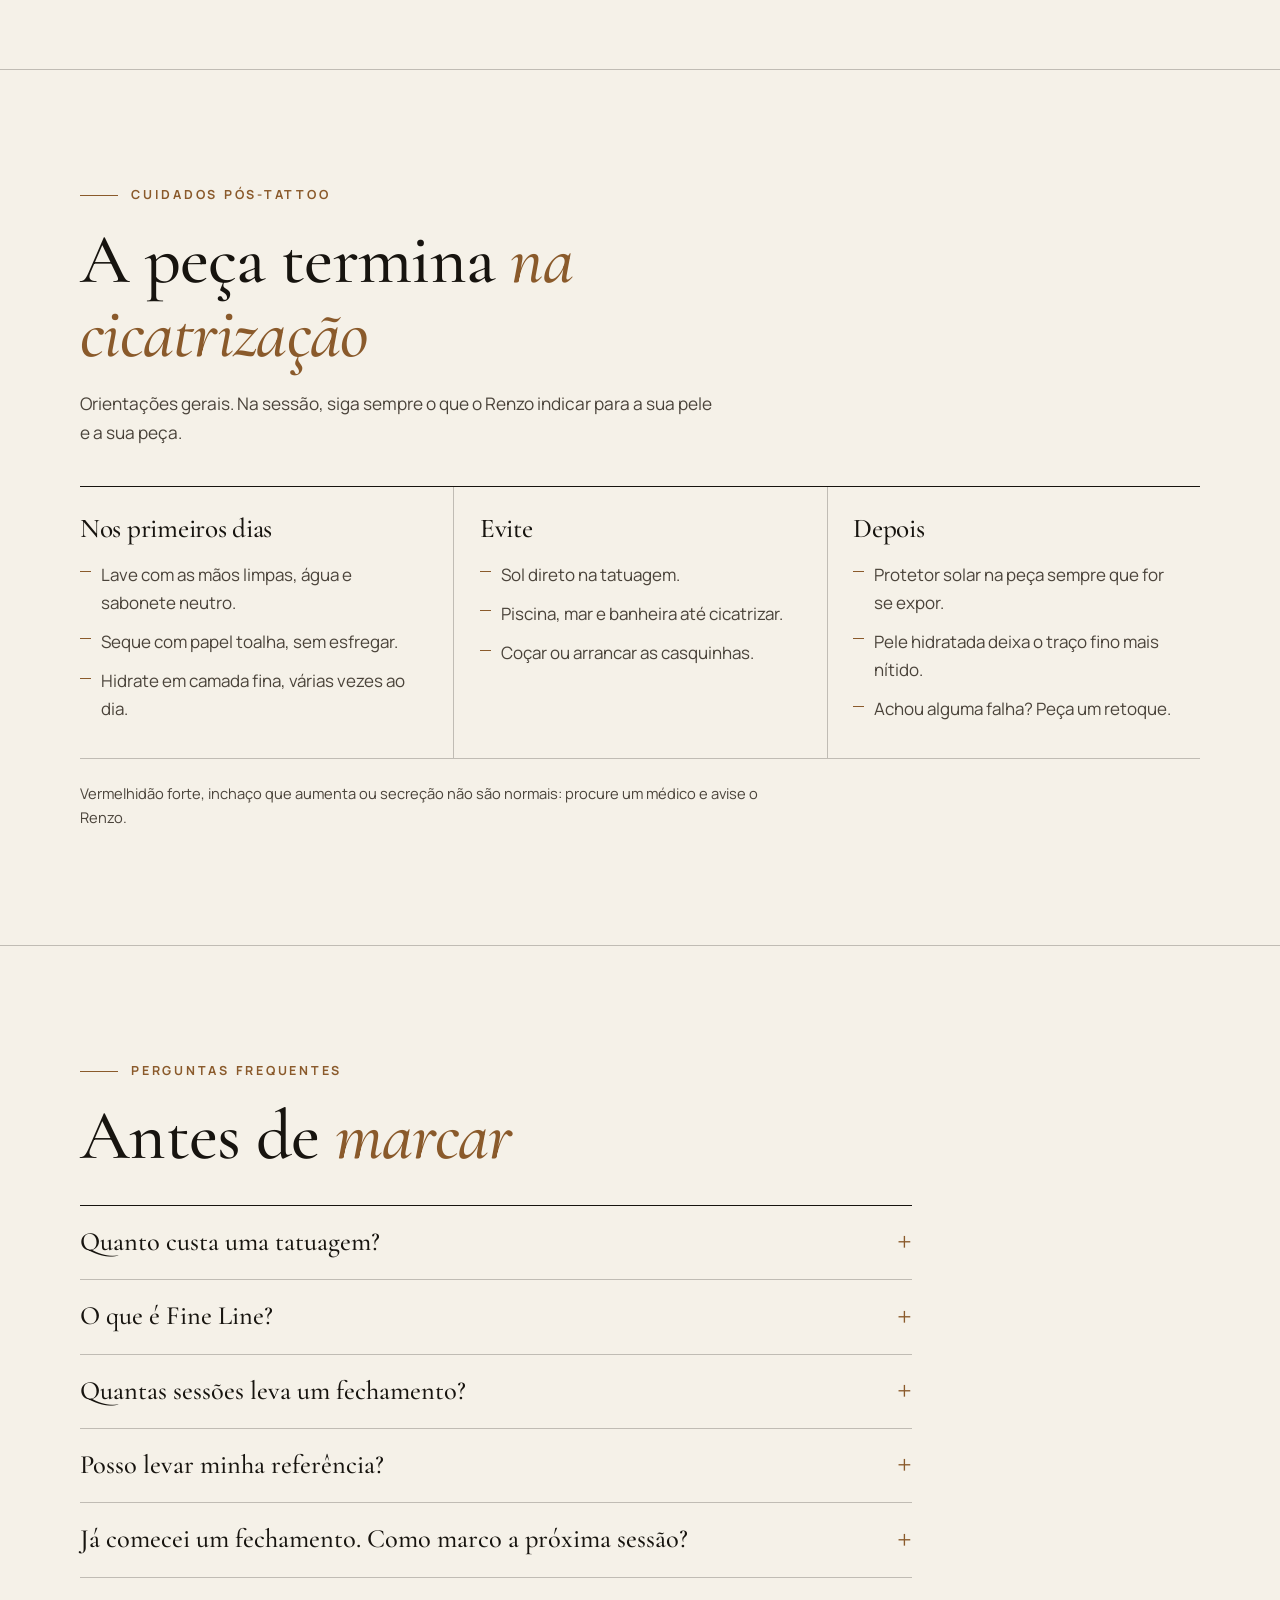
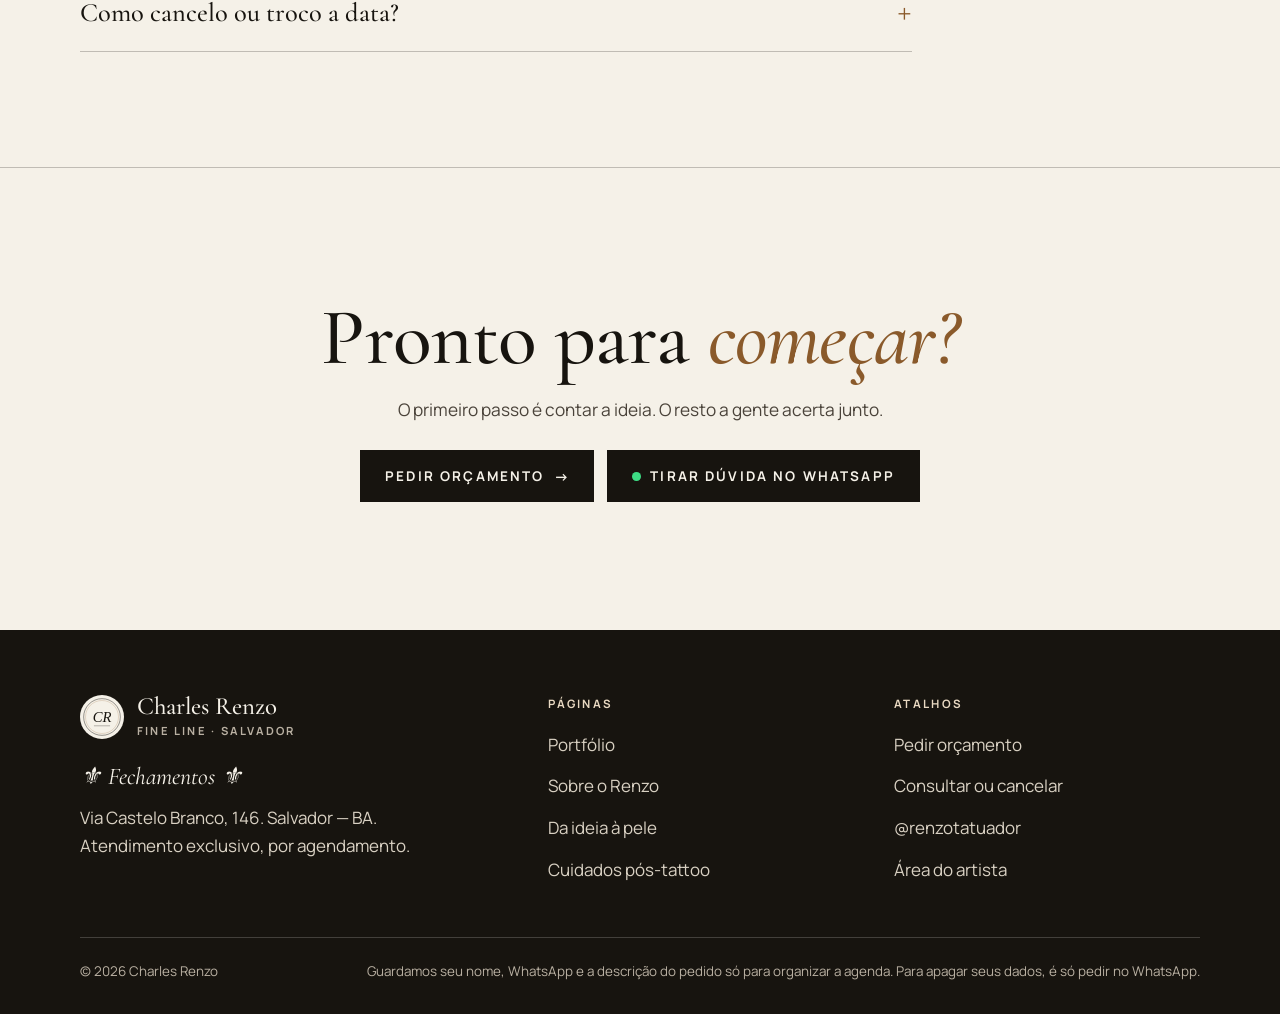
<file: processo.html>
<!DOCTYPE html>
<html lang="pt-BR">
<head>
<meta charset="UTF-8">
<meta name="viewport" content="width=device-width, initial-scale=1.0">
<title>Da ideia à pele · Charles Renzo</title>
<meta name="description" content="Como funciona tatuar com Charles Renzo: ideia e referência, projeto, aprovação, sessões e cicatrização. Cuidados pós-tattoo e perguntas frequentes.">
<meta name="theme-color" content="#F5F1E8">
<link rel="icon" href="fotos/marca.svg" type="image/svg+xml">

<meta property="og:type" content="website">
<meta property="og:title" content="Charles Renzo · Fine Line e fechamentos em Salvador">
<meta property="og:description" content="Atendimento exclusivo, por agendamento. Conte sua ideia e receba o orçamento.">
<meta property="og:image" content="fotos/onca-flores-braco.jpg">
<meta property="og:locale" content="pt_BR">

<link rel="preconnect" href="https://fonts.googleapis.com">
<link rel="preconnect" href="https://fonts.gstatic.com" crossorigin>
<link href="https://fonts.googleapis.com/css2?family=Cormorant+Garamond:ital,wght@0,400;0,500;1,400;1,500&family=Manrope:wght@400;500;600;700&display=swap" rel="stylesheet">
<link rel="stylesheet" href="assets/estilo.css?v=20261020132403">

</head>
<body>

<div id="faixa-demo" class="faixa-demo" hidden>
  <b>Versão de demonstração.</b> O pedido funciona de verdade aqui, mas fica guardado só neste aparelho até ligarmos o banco de dados.
</div>

<header class="topo">
  <div class="wrap topo-in">
    <a class="marca" href="index.html" aria-label="Charles Renzo, início">
      <img src="fotos/marca.svg" alt="" width="44" height="44">
      <span><b>Charles Renzo</b><small>Fine Line · Salvador</small></span>
    </a>
    <nav class="menu" id="menu" aria-label="Páginas">
      <a href="portfolio.html">Portfólio</a>
      <a href="index.html#fechamentos">Fechamentos</a>
      <a href="processo.html" aria-current="page">Da ideia à pele</a>
      <a href="index.html#meu-horario">Meu pedido</a>
      <a href="index.html#contato">Contato</a>
    </nav>
    <a class="btn btn-tinta mini" href="index.html#agendar">Pedir orçamento</a>
    <button class="menu-btn" id="menu-btn" type="button" aria-label="Abrir menu" aria-expanded="false" aria-controls="menu"><span></span></button>
  </div>
</header>

<main>
<section class="pg-capa">
  <div class="wrap">
    <p class="olho">O processo</p>
    <h1>Da ideia<br>à <em>pele</em></h1>
    <p class="sub">Cinco etapas, do primeiro recado ao último cuidado com a cicatrização. Sem surpresa no meio do caminho.</p>
  </div>
</section>

<section class="secao" style="border-top:none;padding-top:1rem">
  <div class="wrap">
    <ol class="linha-tempo">
      <li data-revela>
        <h3>Ideia e referência<span class="quando">Pelo site, em dois minutos</span></h3>
        <div><p>Você escolhe o tipo de projeto, conta a ideia, o local do corpo e o tamanho, e anexa até cinco imagens de referência. Prints, fotos e desenhos valem.</p>
        <ul><li>Já tem tattoo na região? Avise no pedido.</li><li>Não sabe o tamanho? Tudo bem, isso se resolve na conversa.</li></ul></div>
      </li>
      <li data-revela>
        <h3>Criação do projeto<span class="quando">Desenho exclusivo</span></h3>
        <div><p>O Renzo transforma as referências num desenho pensado para o seu corpo: encaixe, proporção e onde cada detalhe vai ficar. Num fechamento, todos os elementos entram numa composição só.</p></div>
      </li>
      <li data-revela>
        <h3>Aprovação<span class="quando">Antes de qualquer agulha</span></h3>
        <div><p>Você vê o projeto, pede ajustes e só então fecha valor e data. Forma de pagamento e eventual sinal são combinados nessa conversa.</p></div>
      </li>
      <li data-revela>
        <h3>Sessão ou sessões<span class="quando">Atendimento exclusivo</span></h3>
        <div><p>Peças menores costumam sair numa sessão. Fechamentos são feitos em várias, com intervalo para a pele descansar. A quantidade é combinada no projeto.</p>
        <ul><li>Venha alimentado e bem hidratado.</li><li>Use uma roupa que deixe a região livre.</li></ul></div>
      </li>
      <li data-revela>
        <h3>Cicatrização<span class="quando">As primeiras semanas</span></h3>
        <div><p>Você sai com as orientações de cuidado. Se depois de cicatrizada a peça precisar de reforço, é só pedir um retoque pelo site.</p></div>
      </li>
    </ol>
    <div class="acoes"><a class="btn btn-tinta seta" href="index.html#agendar">Começar meu pedido</a></div>
  </div>
</section>

<section class="secao" id="cuidados">
  <div class="wrap">
    <p class="olho">Cuidados pós-tattoo</p>
    <h2>A peça termina <em>na cicatrização</em></h2>
    <p class="sub" style="margin-bottom:2.4rem">Orientações gerais. Na sessão, siga sempre o que o Renzo indicar para a sua pele e a sua peça.</p>
    <div class="cuidados">
      <div><h3>Nos primeiros dias</h3><ul>
        <li>Lave com as mãos limpas, água e sabonete neutro.</li>
        <li>Seque com papel toalha, sem esfregar.</li>
        <li>Hidrate em camada fina, várias vezes ao dia.</li></ul></div>
      <div><h3>Evite</h3><ul>
        <li>Sol direto na tatuagem.</li>
        <li>Piscina, mar e banheira até cicatrizar.</li>
        <li>Coçar ou arrancar as casquinhas.</li></ul></div>
      <div><h3>Depois</h3><ul>
        <li>Protetor solar na peça sempre que for se expor.</li>
        <li>Pele hidratada deixa o traço fino mais nítido.</li>
        <li>Achou alguma falha? Peça um retoque.</li></ul></div>
    </div>
    <p class="nota">Vermelhidão forte, inchaço que aumenta ou secreção não são normais: procure um médico e avise o Renzo.</p>
  </div>
</section>

<section class="secao" id="faq">
  <div class="wrap">
    <p class="olho">Perguntas frequentes</p>
    <h2>Antes de <em>marcar</em></h2>
    <div class="faq" style="margin-top:2rem">
      <details><summary>Quanto custa uma tatuagem?</summary><p>Não existe tabela: o valor depende do tamanho, do local do corpo e do nível de detalhe. Você recebe o orçamento depois de contar a ideia, antes de marcar a sessão.</p></details>
      <details><summary>O que é Fine Line?</summary><p>É o traço fino e delicado, usado em nomes, datas, símbolos, flores e detalhes. É a especialidade do Renzo.</p></details>
      <details><summary>Quantas sessões leva um fechamento?</summary><p>Depende do tamanho da área e da quantidade de detalhe. O número de sessões é estimado no projeto, antes de começar.</p></details>
      <details><summary>Posso levar minha referência?</summary><p>Pode e deve. Anexe até cinco imagens no pedido. O Renzo usa as referências como ponto de partida para um desenho exclusivo.</p></details>
      <details><summary>Já comecei um fechamento. Como marco a próxima sessão?</summary><p>No pedido, escolha "Sessão de fechamento em andamento" e conte em que parte do projeto você está.</p></details>
      <details><summary>Como cancelo ou troco a data?</summary><p>Com o código do pedido e o seu WhatsApp, você cancela pelo site até 2 horas antes. Depois disso, chame no WhatsApp.</p></details>
    </div>
  </div>
</section>

<section class="cta-final">
  <div class="wrap">
    <h2>Pronto para <em>começar?</em></h2>
    <p class="sub">O primeiro passo é contar a ideia. O resto a gente acerta junto.</p>
    <div class="acoes">
      <a class="btn btn-tinta seta" href="index.html#agendar">Pedir orçamento</a>
      <a class="btn btn-zap" data-zap="Oi, Renzo! Vim pelo site e tenho uma dúvida." href="#">Tirar dúvida no WhatsApp</a>
    </div>
  </div>
</section>

</main>

<footer class="rodape">
  <div class="wrap">
    <div class="rodape-in">
      <div style="max-width:24rem">
        <a class="marca" href="index.html">
          <img src="fotos/marca.svg" alt="" width="44" height="44">
          <span><b>Charles Renzo</b><small>Fine Line · Salvador</small></span>
        </a>
        <p class="rodape-assina">⚜ Fechamentos ⚜</p>
        <p>Via Castelo Branco, 146. Salvador — BA. Atendimento exclusivo, por agendamento.</p>
      </div>
      <div>
        <b class="rodape-titulo">Páginas</b>
        <ul class="rodape-links">
          <li><a href="portfolio.html">Portfólio</a></li>
          <li><a href="portfolio.html#sobre">Sobre o Renzo</a></li>
          <li><a href="processo.html">Da ideia à pele</a></li>
          <li><a href="processo.html#cuidados">Cuidados pós-tattoo</a></li>
        </ul>
      </div>
      <div>
        <b class="rodape-titulo">Atalhos</b>
        <ul class="rodape-links">
          <li><a href="index.html#agendar">Pedir orçamento</a></li>
          <li><a href="index.html#meu-horario">Consultar ou cancelar</a></li>
          <li><a href="https://www.instagram.com/renzotatuador/" target="_blank" rel="noopener">@renzotatuador</a></li>
          <li><a href="admin.html">Área do artista</a></li>
        </ul>
      </div>
    </div>
    <div class="creditos">
      <span>© <span id="ano"></span> Charles Renzo</span>
      <span>Guardamos seu nome, WhatsApp e a descrição do pedido só para organizar a agenda. Para apagar seus dados, é só pedir no WhatsApp.</span>
    </div>
  </div>
</footer>

<a class="flutua some" href="index.html#agendar">Pedir orçamento</a>

<script src="assets/config.js?v=20261020132403"></script>
<script src="assets/site.js?v=20261020132403"></script>
</body>
</html>
</file>
<file: assets/estilo.css>
/* =====================================================================
   Charles Renzo — site
   Conceito: "caderno de linha fina". Papel marfim, tinta quase preta,
   traços de 1px como régua, serifa italiana em corpo grande (Cormorant)
   e texto de leitura em Manrope. Sépia só como detalhe (o tom da pele
   e da sombra nas fotos). Numeração editorial (Nº 01) em todo o site.
   Contraste: tinta sobre marfim ~16:1, tinta-2 ~9:1, sépia ~5,6:1.
   ===================================================================== */

:root{
  --papel:   #F5F1E8;
  --papel-2: #ECE5D7;
  --branco:  #FFFDF8;
  --tinta:   #17140F;
  --tinta-2: #4A433A;
  --sepia:   #8A5A2B;
  --sepia-claro: #E9D9C2;
  --linha:   rgba(23,20,15,.24);
  --erro:    #A1262B;
  --ok:      #2F5D3A;

  --serif: 'Cormorant Garamond', 'Cormorant', Georgia, 'Times New Roman', serif;
  --sans:  'Manrope', system-ui, -apple-system, 'Segoe UI', Arial, sans-serif;

  --fio:   1px solid var(--tinta);
  --larg:  1200px;
}

*{margin:0;padding:0;box-sizing:border-box}
[hidden]{display:none !important}
html{-webkit-text-size-adjust:100%;scroll-padding-top:92px}
body{font-family:var(--sans);font-size:1.0625rem;line-height:1.65;background:var(--papel);color:var(--tinta);-webkit-font-smoothing:antialiased}
img{display:block;max-width:100%}
a{color:inherit}
button{font:inherit;color:inherit;background:none;border:none;cursor:pointer}
:focus-visible{outline:2px solid var(--sepia);outline-offset:4px}
h1,h2,h3{font-family:var(--serif);font-weight:500;line-height:1.05;letter-spacing:-.01em}
em{font-style:italic}
small{font-size:.86em}
::selection{background:var(--tinta);color:var(--papel)}

.wrap{max-width:var(--larg);margin:0 auto;padding:0 clamp(1rem,4vw,2.5rem)}

/* ---------- etiquetas editoriais ---------- */
.olho{display:flex;align-items:center;gap:.8rem;font-size:.78rem;font-weight:700;letter-spacing:.22em;text-transform:uppercase;color:var(--sepia);margin-bottom:1.1rem}
.olho::before{content:"";width:2.4rem;border-top:var(--fio);border-color:var(--sepia)}
.secao{padding:clamp(4rem,9vw,7.5rem) 0;border-top:1px solid var(--linha)}
.secao h2{font-size:clamp(2.4rem,6.2vw,4.4rem);margin-bottom:1.2rem;max-width:18ch}
.secao h2 em{color:var(--sepia)}
.sub{color:var(--tinta-2);max-width:40rem;font-size:1.08rem}
.secao-cab{display:grid;grid-template-columns:minmax(0,1fr) auto;align-items:end;gap:1.5rem 3rem;margin-bottom:clamp(2rem,5vw,3.5rem)}
.secao-cab .acoes{margin:0}
@media(max-width:760px){ .secao-cab{grid-template-columns:1fr} }
.num-sec{font-family:var(--serif);font-style:italic;font-size:1.05rem;color:var(--tinta-2)}

/* ---------- botões: retângulo de fio, sem sombra ---------- */
.btn{
  display:inline-flex;align-items:center;justify-content:center;gap:.6rem;min-height:52px;padding:.75rem 1.5rem;
  font-family:var(--sans);font-weight:700;font-size:.84rem;letter-spacing:.16em;text-transform:uppercase;text-decoration:none;text-align:center;line-height:1.25;
  border:var(--fio);background:transparent;color:var(--tinta);transition:background .2s,color .2s
}
.btn:hover{background:var(--tinta);color:var(--papel)}
.btn:disabled{opacity:.5;cursor:not-allowed}
.btn-tinta{background:var(--tinta);color:var(--papel)}
.btn-tinta:hover{background:var(--sepia);border-color:var(--sepia)}
.btn-linha{background:transparent}
.btn-zap{background:var(--tinta);color:var(--papel)}
.btn-zap::before{content:"";width:.55rem;height:.55rem;border-radius:50%;background:#3DDC84}
.btn-zap:hover{background:var(--sepia);border-color:var(--sepia)}
.btn-direct{background:var(--sepia-claro)}
.btn-bloco{width:100%}
.mini{min-height:44px;padding:.5rem 1rem;font-size:.76rem}
.seta::after{content:"→";font-size:1.1em;letter-spacing:0;transition:transform .2s}
.seta:hover::after{transform:translateX(4px)}
.acoes{display:flex;flex-wrap:wrap;gap:.8rem;margin-top:1.6rem}
.link-fino{font-weight:600;text-decoration:none;border-bottom:1px solid var(--sepia);padding-bottom:2px}
.link-fino:hover{color:var(--sepia)}

.faixa-demo{background:var(--tinta);color:var(--papel);font-size:.9rem;text-align:center;padding:.55rem 1rem}
.faixa-demo b{color:var(--sepia-claro)}

/* ---------- topo ---------- */
.topo{position:sticky;top:0;z-index:50;background:rgba(245,241,232,.94);backdrop-filter:blur(8px);border-bottom:1px solid transparent;transition:border-color .2s}
.topo.rolou{border-bottom-color:var(--linha)}
.topo-in{display:flex;align-items:center;gap:1.4rem;min-height:84px;transition:min-height .2s}
.topo.rolou .topo-in{min-height:68px}
.marca{display:flex;align-items:center;gap:.8rem;text-decoration:none;margin-right:auto;min-width:0}
.marca img{width:44px;height:44px;border-radius:50%}
.marca b{display:block;font-family:var(--serif);font-weight:500;font-size:1.55rem;line-height:1}
.marca small{display:block;font-size:.7rem;font-weight:700;letter-spacing:.2em;text-transform:uppercase;color:var(--tinta-2);margin-top:.2rem}
.menu{display:flex;gap:1.6rem}
.menu a{font-size:.8rem;font-weight:700;letter-spacing:.14em;text-transform:uppercase;text-decoration:none;padding:.4rem 0;border-bottom:1px solid transparent}
.menu a:hover,.menu a[aria-current="page"]{border-bottom-color:var(--tinta)}
.menu-btn{display:none;width:48px;height:48px;position:relative}
.menu-btn span,.menu-btn::before,.menu-btn::after{content:"";position:absolute;left:12px;right:12px;height:1px;background:var(--tinta);transition:transform .2s,opacity .2s}
.menu-btn::before{top:18px}.menu-btn span{top:24px}.menu-btn::after{top:30px}
.menu-btn[aria-expanded="true"]::before{transform:translateY(6px) rotate(45deg)}
.menu-btn[aria-expanded="true"] span{opacity:0}
.menu-btn[aria-expanded="true"]::after{transform:translateY(-6px) rotate(-45deg)}
@media(max-width:960px){
  .menu-btn{display:block}
  .topo .btn.mini{display:none}
  .menu{position:fixed;inset:68px 0 0;background:var(--papel);flex-direction:column;gap:0;padding:1.5rem clamp(1rem,4vw,2.5rem);transform:translateY(-110%);transition:transform .3s;z-index:-1}
  .menu.aberto{transform:none}
  .menu a{font-family:var(--serif);font-size:2.1rem;font-weight:500;letter-spacing:0;text-transform:none;padding:.7rem 0;border-bottom:1px solid var(--linha)}
  body.menu-aberto{overflow:hidden}
}

/* ---------- capa ---------- */
.capa{padding:clamp(2.5rem,6vw,5rem) 0 clamp(3.5rem,8vw,6rem);position:relative;overflow:hidden}
.capa-in{display:grid;grid-template-columns:minmax(0,1.15fr) minmax(0,.85fr);gap:clamp(2rem,5vw,5rem);align-items:end}
.capa h1{font-size:clamp(4rem,12.5vw,10.5rem);line-height:.86;letter-spacing:-.03em;margin:.4rem 0 1.6rem}
.capa h1 em{display:block;padding-left:.55em;color:var(--sepia)}
.capa .lead{font-size:clamp(1.1rem,2vw,1.3rem);max-width:30rem;color:var(--tinta-2)}
.capa .lead b{color:var(--tinta);font-weight:700}
.capa-selo{display:inline-flex;align-items:center;gap:.8rem;margin-top:2rem;font-family:var(--serif);font-size:1.35rem;font-style:italic}
.capa-selo i{font-style:normal;color:var(--sepia)}
.capa-foto{position:relative;margin:0}
.capa-foto img{width:100%;aspect-ratio:3/4.4;object-fit:cover;object-position:center 30%}
.capa-foto::before{content:"";position:absolute;inset:-14px 14px 14px -14px;border:var(--fio);pointer-events:none}
.capa-foto figcaption{display:flex;justify-content:space-between;gap:1rem;margin-top:.8rem;font-size:.82rem;color:var(--tinta-2)}
.capa-foto figcaption i{font-family:var(--serif);font-size:1rem;color:var(--tinta)}
.traco-capa{position:absolute;left:-2%;right:-2%;top:58%;width:104%;height:180px;pointer-events:none;z-index:-1}
.traco-capa path{fill:none;stroke:var(--sepia);stroke-width:1.1;stroke-dasharray:2600;stroke-dashoffset:2600;animation:desenha 4.5s 0.3s ease-out forwards}
@keyframes desenha{to{stroke-dashoffset:0}}
@media(max-width:820px){
  .capa-in{grid-template-columns:1fr}
  .capa-foto{max-width:420px;margin-left:14px}
}

/* índice editorial */
.indice{border-top:var(--fio);border-bottom:var(--fio)}
.indice ol{list-style:none;display:grid;grid-template-columns:repeat(4,1fr)}
.indice li + li{border-left:1px solid var(--linha)}
.indice a{display:flex;align-items:baseline;gap:.7rem;padding:1.1rem 1.2rem;text-decoration:none;min-height:64px;transition:background .2s}
.indice a:hover{background:var(--papel-2)}
.indice span{font-family:var(--serif);font-style:italic;color:var(--sepia);font-size:1.05rem}
.indice b{font-weight:600;font-size:.95rem}
@media(max-width:760px){ .indice ol{grid-template-columns:1fr 1fr} .indice li:nth-child(3){border-left:none} .indice li:nth-child(n+3){border-top:1px solid var(--linha)} }

/* manifesto */
.manifesto{display:grid;grid-template-columns:minmax(0,1.2fr) minmax(0,1fr);gap:clamp(2rem,6vw,6rem);align-items:start}
.manifesto .grande{font-family:var(--serif);font-size:clamp(1.9rem,4vw,3rem);line-height:1.15;font-weight:400}
.manifesto .grande em{color:var(--sepia)}
.pilares{list-style:none;border-top:var(--fio)}
.pilares li{display:grid;grid-template-columns:3rem 1fr;gap:.4rem 1rem;padding:1.2rem 0;border-bottom:1px solid var(--linha)}
.pilares i{font-family:var(--serif);font-size:1.4rem;color:var(--sepia)}
.pilares h3{font-family:var(--sans);font-size:1.02rem;font-weight:700;letter-spacing:0;line-height:1.35}
.pilares p{grid-column:2;color:var(--tinta-2);font-size:.98rem}
@media(max-width:820px){ .manifesto{grid-template-columns:1fr} }

/* fechamentos: faixa escura, a única do site */
.fechamentos{background:var(--tinta);color:var(--papel);border-top:none}
.fechamentos .olho{color:var(--sepia-claro)}
.fechamentos .olho::before{border-color:var(--sepia-claro)}
.fechamentos h2 em{color:var(--sepia-claro)}
.fechamentos .sub{color:#CFC6B7}
.fechamentos .btn{border-color:var(--papel);color:var(--papel)}
.fechamentos .btn:hover,.fechamentos .btn-claro{background:var(--papel);color:var(--tinta)}
.fechamentos .btn-claro:hover{background:var(--sepia-claro)}
.flor{font-style:normal;color:var(--sepia-claro);margin:0 .35em}
.fech-grade{display:grid;grid-template-columns:repeat(4,1fr);gap:1px;background:rgba(245,241,232,.25);border:1px solid rgba(245,241,232,.25);margin-top:2.5rem}
.fech-grade .peca{background:var(--tinta);padding:.8rem .8rem 1rem}
.fech-grade figcaption{color:#E6DED0}
.fech-grade .peca-cat{color:var(--sepia-claro)}
@media(max-width:900px){ .fech-grade{grid-template-columns:1fr 1fr} }
.fech-passos{display:grid;grid-template-columns:repeat(3,1fr);gap:2rem;margin-top:3rem;border-top:1px solid rgba(245,241,232,.3);padding-top:2rem}
.fech-passos b{display:block;font-family:var(--serif);font-size:1.6rem;font-weight:500;margin-bottom:.3rem}
.fech-passos p{color:#CFC6B7;font-size:.98rem}
@media(max-width:760px){ .fech-passos{grid-template-columns:1fr;gap:1.2rem} }

/* ---------- peças (mural e portfólio) ---------- */
.mural{display:grid;grid-template-columns:repeat(3,1fr);gap:clamp(1rem,2.5vw,2rem) clamp(1rem,2vw,1.6rem)}
.mural .peca:nth-child(3n+2){margin-top:clamp(0rem,4vw,3.5rem)}
@media(max-width:760px){ .mural{grid-template-columns:1fr 1fr} .mural .peca:nth-child(3n+2){margin-top:0} .mural .peca:nth-child(2n){margin-top:2rem} }
.peca{margin:0}
.peca-foto{display:block;width:100%;overflow:hidden;cursor:zoom-in;background:var(--papel-2)}
.peca-foto img{width:100%;aspect-ratio:3/4.2;object-fit:cover;transition:transform .6s cubic-bezier(.2,.7,.2,1),filter .4s}
.peca-foto:hover img{transform:scale(1.035)}
.peca figcaption{display:grid;grid-template-columns:auto 1fr;gap:.1rem .7rem;margin-top:.7rem;font-size:.9rem;line-height:1.4}
.peca-num{font-family:var(--serif);font-style:italic;color:var(--sepia);font-size:1rem;grid-row:span 2}
.peca-alt{font-weight:600}
.peca-cat{grid-column:2;font-size:.74rem;letter-spacing:.14em;text-transform:uppercase;color:var(--tinta-2)}
.peca figcaption > :only-child,.peca figcaption .peca-alt:first-child{grid-column:1/-1}

/* portfólio: cabeçalho, filtros */
.pg-capa{padding:clamp(3rem,7vw,5.5rem) 0 clamp(2rem,4vw,3rem)}
.pg-capa h1{font-size:clamp(3.4rem,10vw,7.5rem);line-height:.9;letter-spacing:-.03em;margin:.4rem 0 1.2rem}
.pg-capa h1 em{color:var(--sepia)}
.filtros{display:flex;flex-wrap:wrap;gap:0;border-top:var(--fio);border-bottom:var(--fio);margin-bottom:1.2rem}
.filtro-cat{display:flex;align-items:baseline;gap:.5rem;min-height:56px;padding:.8rem 1.3rem;font-size:.82rem;font-weight:700;letter-spacing:.14em;text-transform:uppercase;border-right:1px solid var(--linha);transition:background .2s}
.filtro-cat small{font-family:var(--serif);font-style:italic;font-size:1rem;letter-spacing:0;text-transform:none;color:var(--sepia)}
.filtro-cat:hover{background:var(--papel-2)}
.filtro-cat[aria-pressed="true"]{background:var(--tinta);color:var(--papel)}
.filtro-cat[aria-pressed="true"] small{color:var(--sepia-claro)}
@media(max-width:600px){ .filtros{flex-wrap:nowrap;overflow-x:auto} .filtro-cat{flex:none} }
.port-info{display:flex;flex-wrap:wrap;justify-content:space-between;gap:.5rem 2rem;margin-bottom:2.2rem;color:var(--tinta-2)}
.port-info b{color:var(--tinta);font-family:var(--serif);font-size:1.3rem;font-weight:500;font-style:italic}

/* sobre o artista */
.sobre-art{display:grid;grid-template-columns:minmax(0,.8fr) minmax(0,1.2fr);gap:clamp(2rem,6vw,5rem);align-items:start}
.sobre-retrato{position:relative;max-width:300px}
.sobre-retrato img{width:100%;aspect-ratio:1;object-fit:cover;filter:grayscale(1) contrast(1.05);border-radius:50%}
.sobre-retrato::after{content:"";position:absolute;inset:-10px;border:var(--fio);border-radius:50%}
.sobre-retrato figcaption{margin-top:1.6rem;font-size:.82rem;color:var(--tinta-2)}
.ficha{list-style:none;border-top:var(--fio);margin-top:1.4rem}
.ficha li{display:grid;grid-template-columns:9rem 1fr;gap:1rem;padding:.9rem 0;border-bottom:1px solid var(--linha)}
.ficha span{font-size:.74rem;font-weight:700;letter-spacing:.16em;text-transform:uppercase;color:var(--tinta-2);padding-top:.2rem}
.ficha a{font-weight:600}
@media(max-width:760px){ .sobre-art{grid-template-columns:1fr} .sobre-retrato{max-width:200px} .ficha li{grid-template-columns:1fr;gap:.1rem} }
.estilos{display:flex;flex-wrap:wrap;gap:.5rem;margin-top:1.4rem}
.estilos span{border:1px solid var(--linha);padding:.35rem .85rem;font-size:.86rem;font-weight:600}

/* ---------- processo: da ideia à pele ---------- */
.linha-tempo{list-style:none;position:relative;counter-reset:etp}
.linha-tempo::before{content:"";position:absolute;left:calc(4.5rem - 1px);top:.6rem;bottom:.6rem;border-left:var(--fio)}
.linha-tempo > li{counter-increment:etp;display:grid;grid-template-columns:4.5rem minmax(0,1fr) minmax(0,1fr);gap:1rem 2.5rem;padding:0 0 3.2rem;position:relative}
.linha-tempo > li::before{content:counter(etp,decimal-leading-zero);font-family:var(--serif);font-style:italic;font-size:1.3rem;color:var(--sepia);padding-top:.35rem}
.linha-tempo > li::after{content:"";position:absolute;left:calc(4.5rem - 6px);top:.95rem;width:11px;height:11px;border-radius:50%;background:var(--papel);border:var(--fio)}
.linha-tempo h3{font-size:clamp(1.8rem,3.6vw,2.6rem);padding-left:1.4rem}
.linha-tempo .quando{display:block;font-family:var(--sans);font-size:.74rem;font-weight:700;letter-spacing:.18em;text-transform:uppercase;color:var(--tinta-2);margin-top:.6rem}
.linha-tempo p{color:var(--tinta-2)}
.linha-tempo ul{margin:.7rem 0 0 1.1rem;color:var(--tinta-2)}
@media(max-width:760px){
  .linha-tempo::before{left:1.1rem}
  .linha-tempo > li{grid-template-columns:1fr;padding-left:3rem;gap:.5rem}
  .linha-tempo > li::before{position:absolute;left:0;top:-.1rem;display:none}
  .linha-tempo > li::after{left:calc(1.1rem - 5px);top:.75rem}
  .linha-tempo h3{padding-left:0}
}
.cuidados{display:grid;grid-template-columns:repeat(3,1fr);gap:0;border-top:var(--fio)}
.cuidados > div{padding:1.8rem 1.6rem 1.8rem 0;border-bottom:1px solid var(--linha)}
.cuidados > div + div{padding-left:1.6rem;border-left:1px solid var(--linha)}
.cuidados h3{font-size:1.7rem;margin-bottom:.7rem}
.cuidados ul{list-style:none}
.cuidados li{padding:.35rem 0 .35rem 1.3rem;position:relative;color:var(--tinta-2)}
.cuidados li::before{content:"";position:absolute;left:0;top:1rem;width:.7rem;border-top:1px solid var(--sepia)}
@media(max-width:860px){ .cuidados{grid-template-columns:1fr} .cuidados > div + div{padding-left:0;border-left:none} }
.nota{font-size:.92rem;color:var(--tinta-2);margin-top:1.4rem;max-width:44rem}

.faq{border-top:var(--fio);max-width:52rem}
.faq details{border-bottom:1px solid var(--linha)}
.faq summary{list-style:none;cursor:pointer;display:flex;justify-content:space-between;align-items:center;gap:1rem;padding:1.3rem 0;font-family:var(--serif);font-size:clamp(1.3rem,2.6vw,1.65rem);font-weight:500;line-height:1.2}
.faq summary::-webkit-details-marker{display:none}
.faq summary::after{content:"+";font-family:var(--sans);font-weight:300;font-size:1.6rem;color:var(--sepia);transition:transform .2s}
.faq details[open] summary::after{transform:rotate(45deg)}
.faq details p{padding:0 0 1.4rem;color:var(--tinta-2);max-width:44rem}

.cta-final{text-align:center;padding:clamp(4.5rem,10vw,8rem) 0;border-top:1px solid var(--linha)}
.cta-final h2{font-size:clamp(2.6rem,7vw,5rem);max-width:none;margin:0 auto 1rem}
.cta-final h2 em{color:var(--sepia)}
.cta-final .sub{margin:0 auto}
.cta-final .acoes{justify-content:center}

/* passos resumidos na capa */
.etapas-mini{list-style:none;display:grid;grid-template-columns:repeat(5,1fr);border-top:var(--fio)}
.etapas-mini li{padding:1.4rem 1.2rem 1.4rem 0}
.etapas-mini li + li{padding-left:1.2rem;border-left:1px solid var(--linha)}
.etapas-mini i{font-family:var(--serif);color:var(--sepia);font-size:1.1rem}
.etapas-mini b{display:block;font-family:var(--serif);font-size:1.45rem;font-weight:500;line-height:1.15;margin:.3rem 0}
.etapas-mini p{font-size:.92rem;color:var(--tinta-2)}
@media(max-width:900px){ .etapas-mini{grid-template-columns:1fr} .etapas-mini li + li{padding-left:0;border-left:none;border-top:1px solid var(--linha)} }

/* tipos de projeto */
.tipos{display:grid;grid-template-columns:repeat(auto-fill,minmax(min(100%,250px),1fr));gap:0;border-top:var(--fio);border-left:1px solid var(--linha)}
.tipo{display:flex;flex-direction:column;gap:.4rem;padding:1.5rem 1.4rem;border-right:1px solid var(--linha);border-bottom:1px solid var(--linha);background:transparent;transition:background .2s}
.tipo:hover{background:var(--branco)}
.tipo-cat{font-size:.72rem;font-weight:700;letter-spacing:.18em;text-transform:uppercase;color:var(--sepia)}
.tipo h3{font-size:1.75rem}
.tipo p{color:var(--tinta-2);font-size:.96rem;flex:1}
.tipo .meta{display:flex;justify-content:space-between;gap:.5rem;font-size:.84rem;color:var(--tinta-2);border-top:1px solid var(--linha);padding-top:.6rem;margin-top:.4rem}
.tipo .meta b{color:var(--tinta);font-weight:700}
.tipo .mini{margin-top:.7rem;align-self:flex-start}
.carregando{color:var(--tinta-2);padding:1rem 0;font-style:italic;font-family:var(--serif);font-size:1.2rem}

/* ---------- pedido ---------- */
.agendar{background:var(--branco)}
.painel{border:var(--fio);background:var(--papel);padding:clamp(1.2rem,4vw,2.6rem);margin-top:2rem}
.passos{display:flex;gap:0;margin-bottom:2rem;border-bottom:1px solid var(--linha)}
.passo{flex:1;padding:.2rem 0 .8rem;font-size:.76rem;font-weight:700;letter-spacing:.14em;text-transform:uppercase;color:#7A7266;border-bottom:2px solid transparent;margin-bottom:-1px}
.passo[data-estado="atual"]{color:var(--tinta);border-bottom-color:var(--tinta)}
.passo[data-estado="feito"]{color:var(--sepia);border-bottom-color:var(--sepia)}
@media(max-width:600px){ .passo{font-size:0} .passo::first-letter{font-size:.85rem} .passo[data-estado="atual"]{font-size:.72rem;flex:3} }
.escolhas{display:flex;flex-wrap:wrap;gap:.5rem;margin-bottom:1.6rem}
.escolha{display:flex;flex-direction:column;align-items:flex-start;text-align:left;border:1px solid var(--linha);background:var(--branco);padding:.4rem .8rem}
.escolha small{font-size:.68rem;font-weight:700;letter-spacing:.16em;text-transform:uppercase;color:var(--tinta-2)}
.escolha span{font-weight:600;font-size:.95rem}
.escolha:hover{border-color:var(--tinta)}
.etapa{display:none}
.etapa[data-ativa]{display:block;animation:entra .35s ease-out}
@keyframes entra{from{opacity:0;transform:translateY(6px)}to{opacity:1;transform:none}}
.etapa > h3{font-size:clamp(2rem,4.6vw,2.8rem);margin-bottom:.3rem}
.dica{color:var(--tinta-2);margin-bottom:1.5rem}
.lista-barbeiros{display:grid;grid-template-columns:repeat(auto-fill,minmax(min(100%,250px),1fr));gap:.8rem}
.barbeiro-opcao{display:flex;align-items:center;gap:1rem;width:100%;text-align:left;border:1px solid var(--linha);background:var(--branco);padding:.8rem}
.barbeiro-opcao[aria-pressed="true"]{border-color:var(--tinta)}
.barbeiro-foto{flex:none;width:56px;height:56px;border-radius:50%;overflow:hidden;display:grid;place-items:center;background:var(--papel-2)}
.barbeiro-foto img{width:100%;height:100%;object-fit:cover}
.barbeiro-txt strong{display:block}
.barbeiro-txt span{display:block;font-size:.9rem;color:var(--tinta-2)}
.grupo-servico{font-family:var(--serif);font-style:italic;font-size:1.35rem;color:var(--sepia);margin:1.6rem 0 .6rem}
.grupo-servico:first-child{margin-top:0}
.lista-escolha{display:grid;grid-template-columns:repeat(auto-fill,minmax(min(100%,300px),1fr));gap:.7rem}
.opcao{display:flex;align-items:center;justify-content:space-between;gap:1rem;width:100%;min-height:76px;text-align:left;border:1px solid var(--linha);background:var(--branco);padding:1rem 1.1rem;transition:border-color .2s,background .2s}
.opcao strong{display:block;font-family:var(--serif);font-size:1.45rem;font-weight:500;line-height:1.15}
.opcao span{display:block;font-size:.9rem;color:var(--tinta-2);line-height:1.4;margin-top:.15rem}
.opcao .val{flex:none;font-size:.7rem;font-weight:700;letter-spacing:.12em;text-transform:uppercase;color:var(--sepia);margin:0}
.opcao:hover{border-color:var(--tinta)}
.opcao[aria-pressed="true"]{background:var(--tinta);color:var(--papel);border-color:var(--tinta)}
.opcao[aria-pressed="true"] span,.opcao[aria-pressed="true"] .val{color:var(--sepia-claro)}
@media(max-width:420px){ .opcao{flex-direction:column;align-items:flex-start;gap:.4rem} }

.campos{display:grid;gap:1.2rem}
.campos-2{display:grid;grid-template-columns:1fr 1fr;gap:1.2rem}
@media(max-width:600px){ .campos-2{grid-template-columns:1fr} }
.campo label,.rotulo-campo{display:block;font-size:.74rem;font-weight:700;letter-spacing:.16em;text-transform:uppercase;margin-bottom:.45rem}
.campo label small,.rotulo-campo small{letter-spacing:0;text-transform:none;font-weight:500;color:var(--tinta-2)}
.campo input,.campo select,.campo textarea{width:100%;min-height:52px;padding:.75rem .9rem;font:inherit;color:var(--tinta);background:var(--branco);border:1px solid var(--tinta);border-radius:0}
.campo textarea{min-height:110px;resize:vertical}
.campo input::placeholder,.campo textarea::placeholder{color:#857C6F}
.campo input:focus,.campo select:focus,.campo textarea:focus{outline:2px solid var(--sepia);outline-offset:1px}
.ajuda{font-size:.86rem;color:var(--tinta-2);margin-top:.35rem}
.falta,.campo .falta{outline:2px solid var(--erro) !important;outline-offset:3px}
.chips{display:flex;flex-wrap:wrap;gap:.45rem}
.chip{min-height:44px;padding:.4rem 1rem;border:1px solid var(--linha);border-radius:100px;background:var(--branco);font-size:.95rem;font-weight:500}
.chip:hover{border-color:var(--tinta)}
.chip[aria-pressed="true"]{background:var(--tinta);border-color:var(--tinta);color:var(--papel)}
.anexo-zona{display:flex;flex-wrap:wrap;align-items:center;gap:.9rem;padding:1.1rem;border:1px dashed var(--tinta);background:var(--branco)}
.anexo-zona.arrastando{background:var(--sepia-claro)}
.anexo-add svg{flex:none}
.anexo-dica{font-size:.9rem;color:var(--tinta-2);flex:1;min-width:12rem}
.so-desktop{display:inline}
@media(max-width:600px){ .so-desktop{display:none} .anexo-add{width:100%} }
.anexo-lista{list-style:none;display:flex;flex-wrap:wrap;gap:.6rem;margin-top:.7rem}
.anexo-lista:empty{display:none}
.anexo-lista li{position:relative;width:88px;height:88px;overflow:hidden;border:1px solid var(--linha);background:var(--papel-2)}
.anexo-lista img{width:100%;height:100%;object-fit:cover}
.anexo-tira{position:absolute;top:4px;right:4px;width:30px;height:30px;border-radius:50%;background:var(--tinta);color:var(--papel);display:grid;place-items:center}
.anexo-tira::before{content:"";position:absolute;inset:-7px}
.anexo-msg .aviso{margin-top:.6rem}
.anexo-ok{margin:.2rem auto 1rem;max-width:34rem;font-weight:600;background:var(--sepia-claro);padding:.6rem .9rem}
.anexo-ok.anexo-falhou{background:#F3D6D2}

.fita{display:flex;gap:.5rem;overflow-x:auto;padding:4px 2px 12px;scroll-snap-type:x mandatory}
.fita::-webkit-scrollbar{height:4px}
.fita::-webkit-scrollbar-thumb{background:var(--tinta)}
.dia{flex:none;scroll-snap-align:start;display:flex;flex-direction:column;align-items:center;justify-content:center;width:78px;min-height:96px;border:1px solid var(--linha);background:var(--branco)}
.dia .sem{font-size:.7rem;font-weight:700;letter-spacing:.14em;text-transform:uppercase}
.dia .num{font-family:var(--serif);font-size:2rem;line-height:1.05}
.dia .mes{font-size:.74rem;color:var(--tinta-2)}
.dia:hover:not(:disabled){border-color:var(--tinta)}
.dia[aria-pressed="true"]{background:var(--tinta);color:var(--papel);border-color:var(--tinta)}
.dia[aria-pressed="true"] .mes{color:var(--sepia-claro)}
.dia:disabled{background:transparent;border-style:dashed;color:#8F877B;cursor:not-allowed}
.dia:disabled .num{text-decoration:line-through;text-decoration-thickness:1px}
.titulo-dia{font-family:var(--serif);font-size:1.5rem;margin:1.2rem 0 .7rem}
.titulo-dia:first-letter{text-transform:uppercase}
.blocos-hora{display:grid;gap:1.1rem}
.turno{font-size:.72rem;font-weight:700;letter-spacing:.16em;text-transform:uppercase;color:var(--tinta-2);margin-bottom:.5rem}
.grade-horas{display:grid;grid-template-columns:repeat(auto-fill,minmax(84px,1fr));gap:.45rem}
.hora{min-height:50px;border:1px solid var(--linha);background:var(--branco);font-weight:600;font-size:1.05rem;font-variant-numeric:tabular-nums}
.hora:hover{background:var(--tinta);color:var(--papel)}
.vazio{padding:1.2rem;border:1px dashed var(--tinta);background:var(--branco)}
.vazio b{display:block;font-family:var(--serif);font-size:1.4rem;font-weight:500}
.resumo{border:1px solid var(--linha);background:var(--branco);padding:1.1rem 1.2rem;margin-bottom:1.4rem}
.resumo dl{display:grid;grid-template-columns:auto 1fr;gap:.45rem 1.2rem}
.resumo dt{font-size:.72rem;font-weight:700;letter-spacing:.16em;text-transform:uppercase;color:var(--tinta-2);padding-top:.2rem}
.resumo dd{font-weight:600}
.aviso{padding:.8rem 1rem;border-left:2px solid var(--tinta);background:var(--branco);margin:.8rem 0;font-weight:500}
.aviso-erro{border-color:var(--erro);color:var(--erro);background:#FBEDEB}
.aviso-ok{border-color:var(--ok);color:var(--ok);background:#EAF1EA}
.voltar{min-height:48px;padding:.4rem 0;font-size:.82rem;font-weight:700;letter-spacing:.12em;text-transform:uppercase;color:var(--tinta-2);text-decoration:underline;text-underline-offset:4px}
.voltar:hover{color:var(--tinta)}
.sucesso{text-align:center;padding:1rem 0}
.selo-ok{width:72px;height:72px;margin:0 auto 1.2rem;border-radius:50%;display:grid;place-items:center;border:var(--fio);color:var(--sepia)}
.sucesso h3{font-size:clamp(2.4rem,7vw,3.6rem)}
.sucesso .com{font-family:var(--serif);font-style:italic;font-size:1.3rem}
.rotulo-codigo{font-size:.72rem;font-weight:700;letter-spacing:.2em;text-transform:uppercase;margin-top:.6rem}
.codigo{display:inline-block;font-family:var(--serif);font-size:2.6rem;letter-spacing:.24em;padding:.1rem .4rem .1rem .7rem;border-top:var(--fio);border-bottom:var(--fio);margin:.4rem 0 1rem}
.sucesso p.expl{max-width:34rem;margin:0 auto 1.4rem;color:var(--tinta-2)}
.sucesso .acoes{justify-content:center}
.copiado{margin-top:1rem;font-weight:600;white-space:pre-line;overflow-wrap:anywhere}
@media(max-width:520px){ .sucesso .acoes .btn{width:100%} }

/* consulta */
.dupla{display:grid;grid-template-columns:minmax(0,1fr) minmax(0,1fr);gap:clamp(2rem,6vw,5rem);align-items:start}
@media(max-width:820px){ .dupla{grid-template-columns:1fr} }
.cartao{border:var(--fio);background:var(--branco);padding:clamp(1.2rem,3vw,2rem)}
#saida-consulta dl{display:grid;grid-template-columns:auto 1fr;gap:.4rem 1rem;margin:1rem 0}
#saida-consulta dt{font-size:.72rem;font-weight:700;letter-spacing:.14em;text-transform:uppercase;color:var(--tinta-2);padding-top:.2rem}

/* contato */
.local-in{display:grid;grid-template-columns:minmax(0,1fr) minmax(0,1.2fr);gap:clamp(2rem,5vw,4rem);align-items:stretch}
@media(max-width:820px){ .local-in{grid-template-columns:1fr} }
.info-item{display:grid;grid-template-columns:8rem 1fr;gap:1rem;padding:1rem 0;border-bottom:1px solid var(--linha)}
.info-item:first-child{border-top:var(--fio)}
.info-item .rot{font-size:.72rem;font-weight:700;letter-spacing:.16em;text-transform:uppercase;color:var(--tinta-2);padding-top:.25rem}
.info-item small{display:block;color:var(--tinta-2)}
.info-item a{font-weight:600}
@media(max-width:480px){ .info-item{grid-template-columns:1fr;gap:.1rem} }
.mapa{min-height:360px;border:var(--fio);background:var(--papel-2)}
.mapa iframe{width:100%;height:100%;min-height:360px;border:0;filter:grayscale(1) contrast(1.05)}

/* rodapé */
.rodape{background:var(--tinta);color:#D9D1C3;padding:4rem 0 2rem}
.rodape .marca b{color:var(--papel)}
.rodape .marca small{color:#B9B0A2}
.rodape-in{display:grid;grid-template-columns:1.4fr 1fr 1fr;gap:2.5rem}
@media(max-width:760px){ .rodape-in{grid-template-columns:1fr} }
.rodape-assina{font-family:var(--serif);font-style:italic;font-size:1.5rem;color:var(--papel);margin:1rem 0 .5rem}
.rodape-titulo{display:block;font-size:.72rem;font-weight:700;letter-spacing:.2em;text-transform:uppercase;color:var(--sepia-claro);margin-bottom:.8rem}
.rodape-links{list-style:none;display:grid;gap:.25rem}
.rodape-links a{text-decoration:none;display:inline-block;padding:.3rem 0}
.rodape-links a:hover{color:var(--papel);text-decoration:underline}
.creditos{display:flex;flex-wrap:wrap;justify-content:space-between;gap:1rem;border-top:1px solid rgba(245,241,232,.2);margin-top:3rem;padding-top:1.4rem;font-size:.84rem;color:#B9B0A2}

/* botão flutuante */
.flutua{position:fixed;right:1rem;bottom:1rem;z-index:40;display:inline-flex;align-items:center;min-height:52px;padding:.7rem 1.3rem;background:var(--tinta);color:var(--papel);text-decoration:none;font-size:.78rem;font-weight:700;letter-spacing:.16em;text-transform:uppercase;transition:opacity .25s,transform .25s}
.flutua.some{opacity:0;transform:translateY(20px);pointer-events:none}

/* foto ampliada */
.lupa{margin:auto;width:100vw;height:100dvh;max-width:none;max-height:none;border:none;background:rgba(245,241,232,.97);padding:0}
.lupa::backdrop{background:rgba(23,20,15,.6)}
.lupa[open]{display:grid;place-items:center}
.lupa-fig{margin:0;display:flex;flex-direction:column;align-items:center;max-width:min(92vw,900px)}
.lupa-fig img{max-height:calc(100dvh - 9rem);max-width:100%;object-fit:contain}
.lupa-leg{display:flex;gap:1rem;align-items:baseline;margin-top:.9rem;font-size:.95rem;text-align:center}
.lupa-num{font-family:var(--serif);font-style:italic;color:var(--sepia)}
.lupa-nav{position:fixed;top:50%;transform:translateY(-50%);width:56px;height:56px;font-family:var(--serif);font-size:2.6rem;line-height:1;border:var(--fio);background:var(--papel)}
.lupa-nav:hover{background:var(--tinta);color:var(--papel)}
.lupa-ant{left:1rem}.lupa-prox{right:1rem}
.lupa-fechar{position:fixed;top:1rem;right:1rem;min-height:46px;padding:.4rem 1rem;border:var(--fio);background:var(--papel);font-size:.78rem;font-weight:700;letter-spacing:.14em;text-transform:uppercase}
@media(max-width:600px){ .lupa-nav{top:auto;bottom:1rem;transform:none} }

/* revelação ao rolar */
.revela{opacity:0;transform:translateY(18px);transition:opacity .8s ease-out,transform .8s ease-out}
.revela.vis{opacity:1;transform:none}

@media (prefers-reduced-motion: reduce){
  *{animation:none !important;transition:none !important}
  .traco-capa path{stroke-dashoffset:0}
}
</file>
